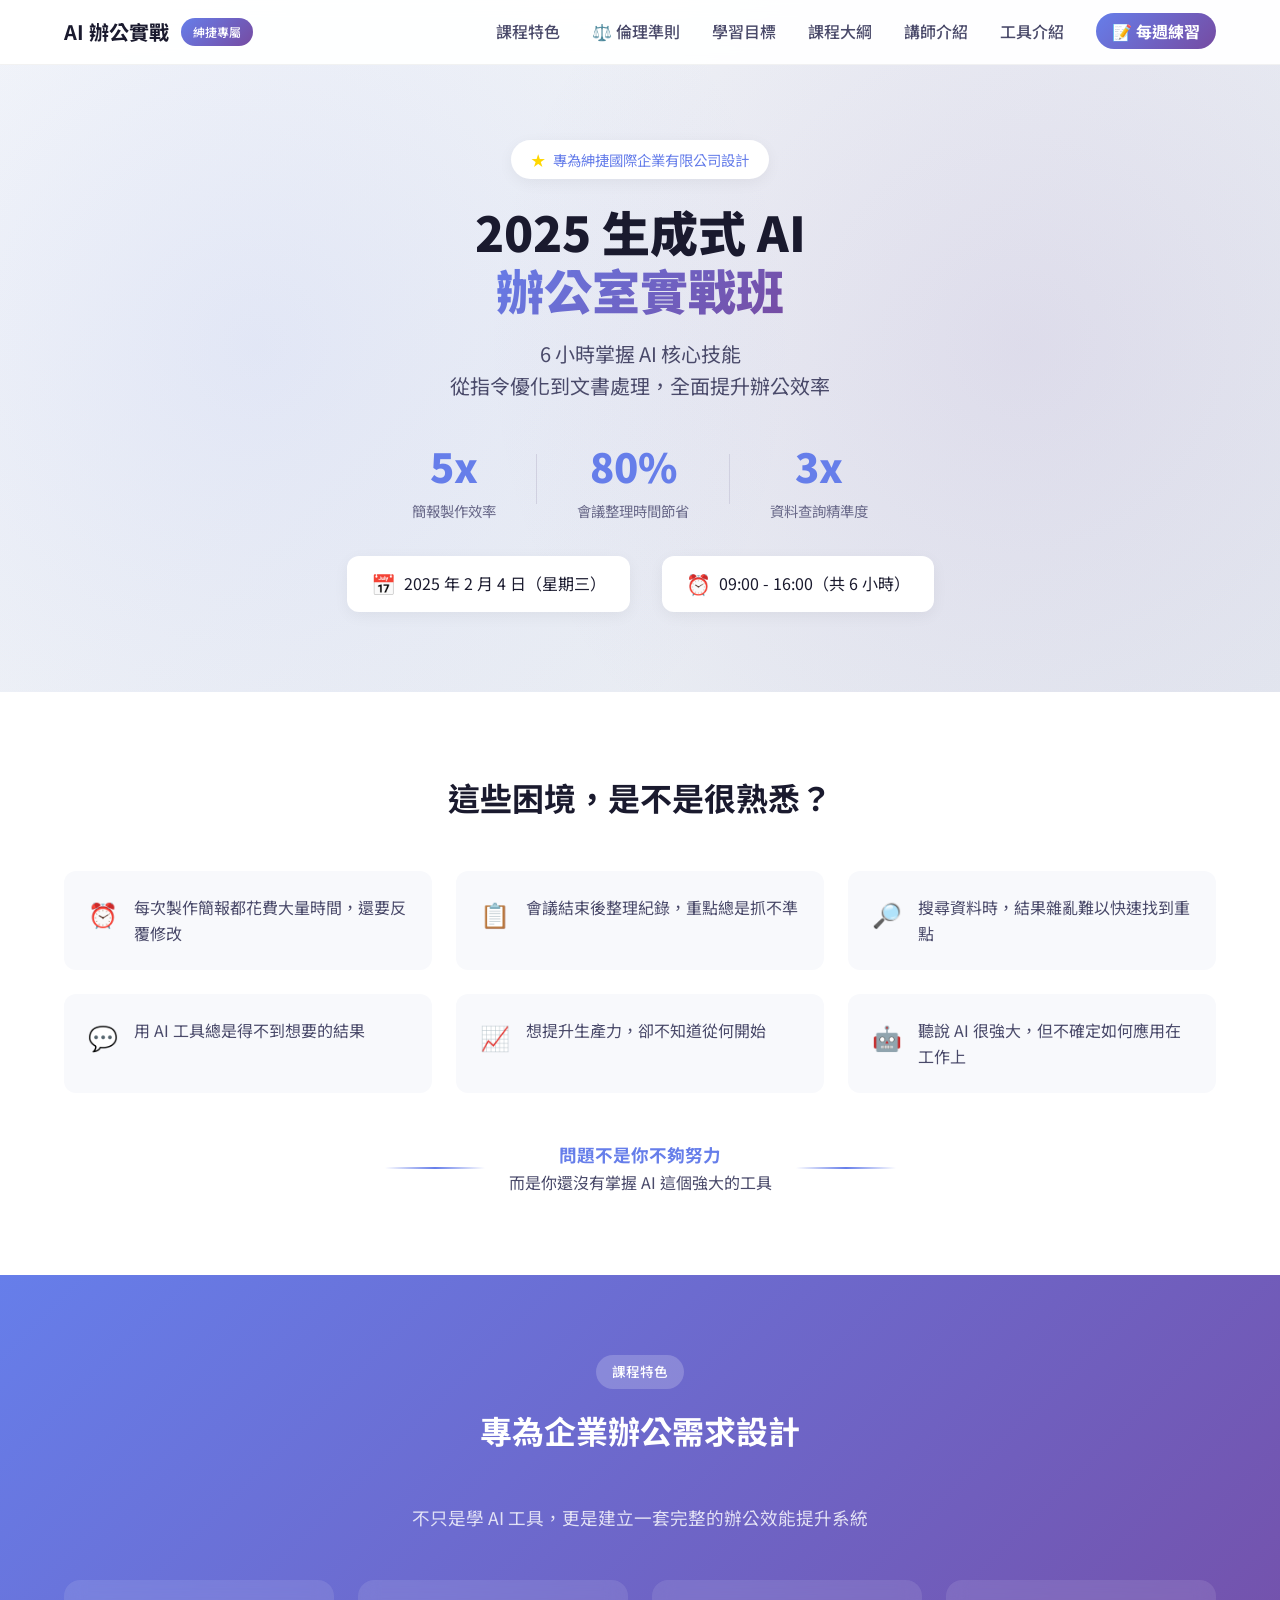
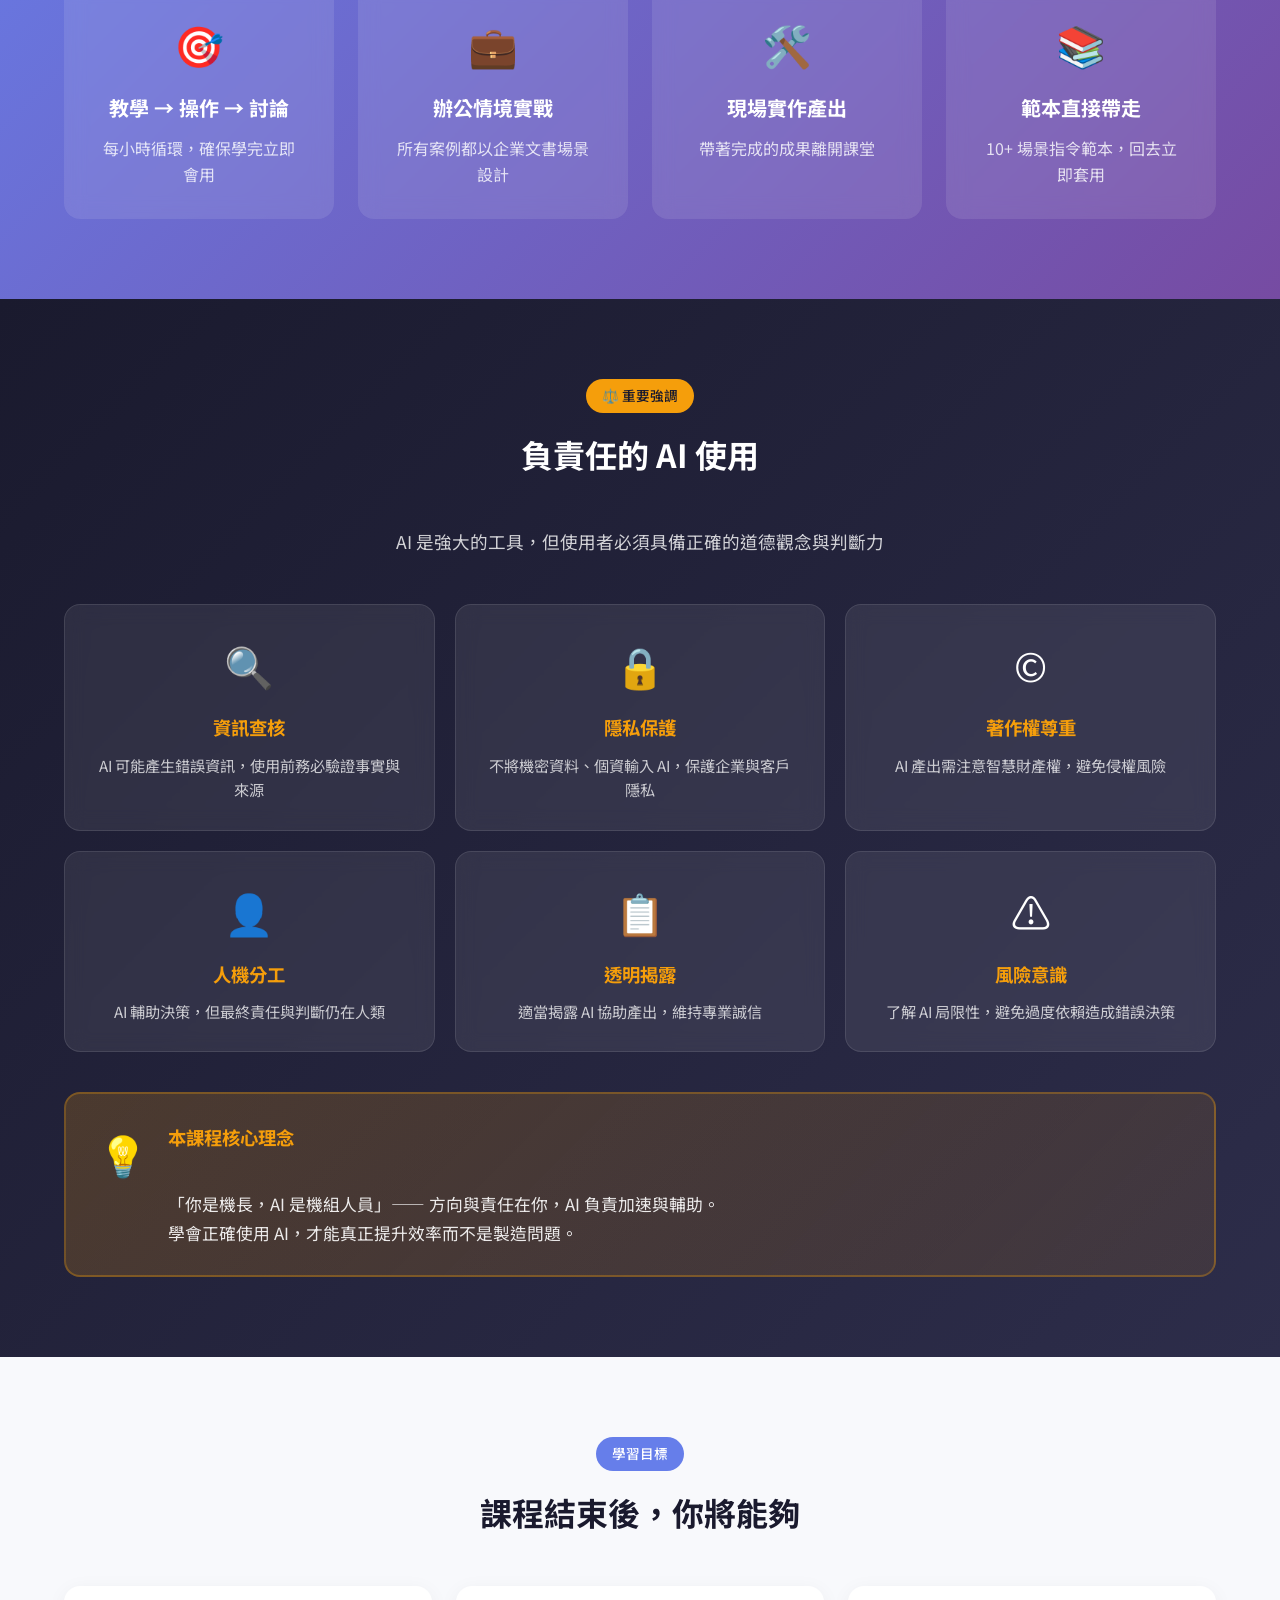
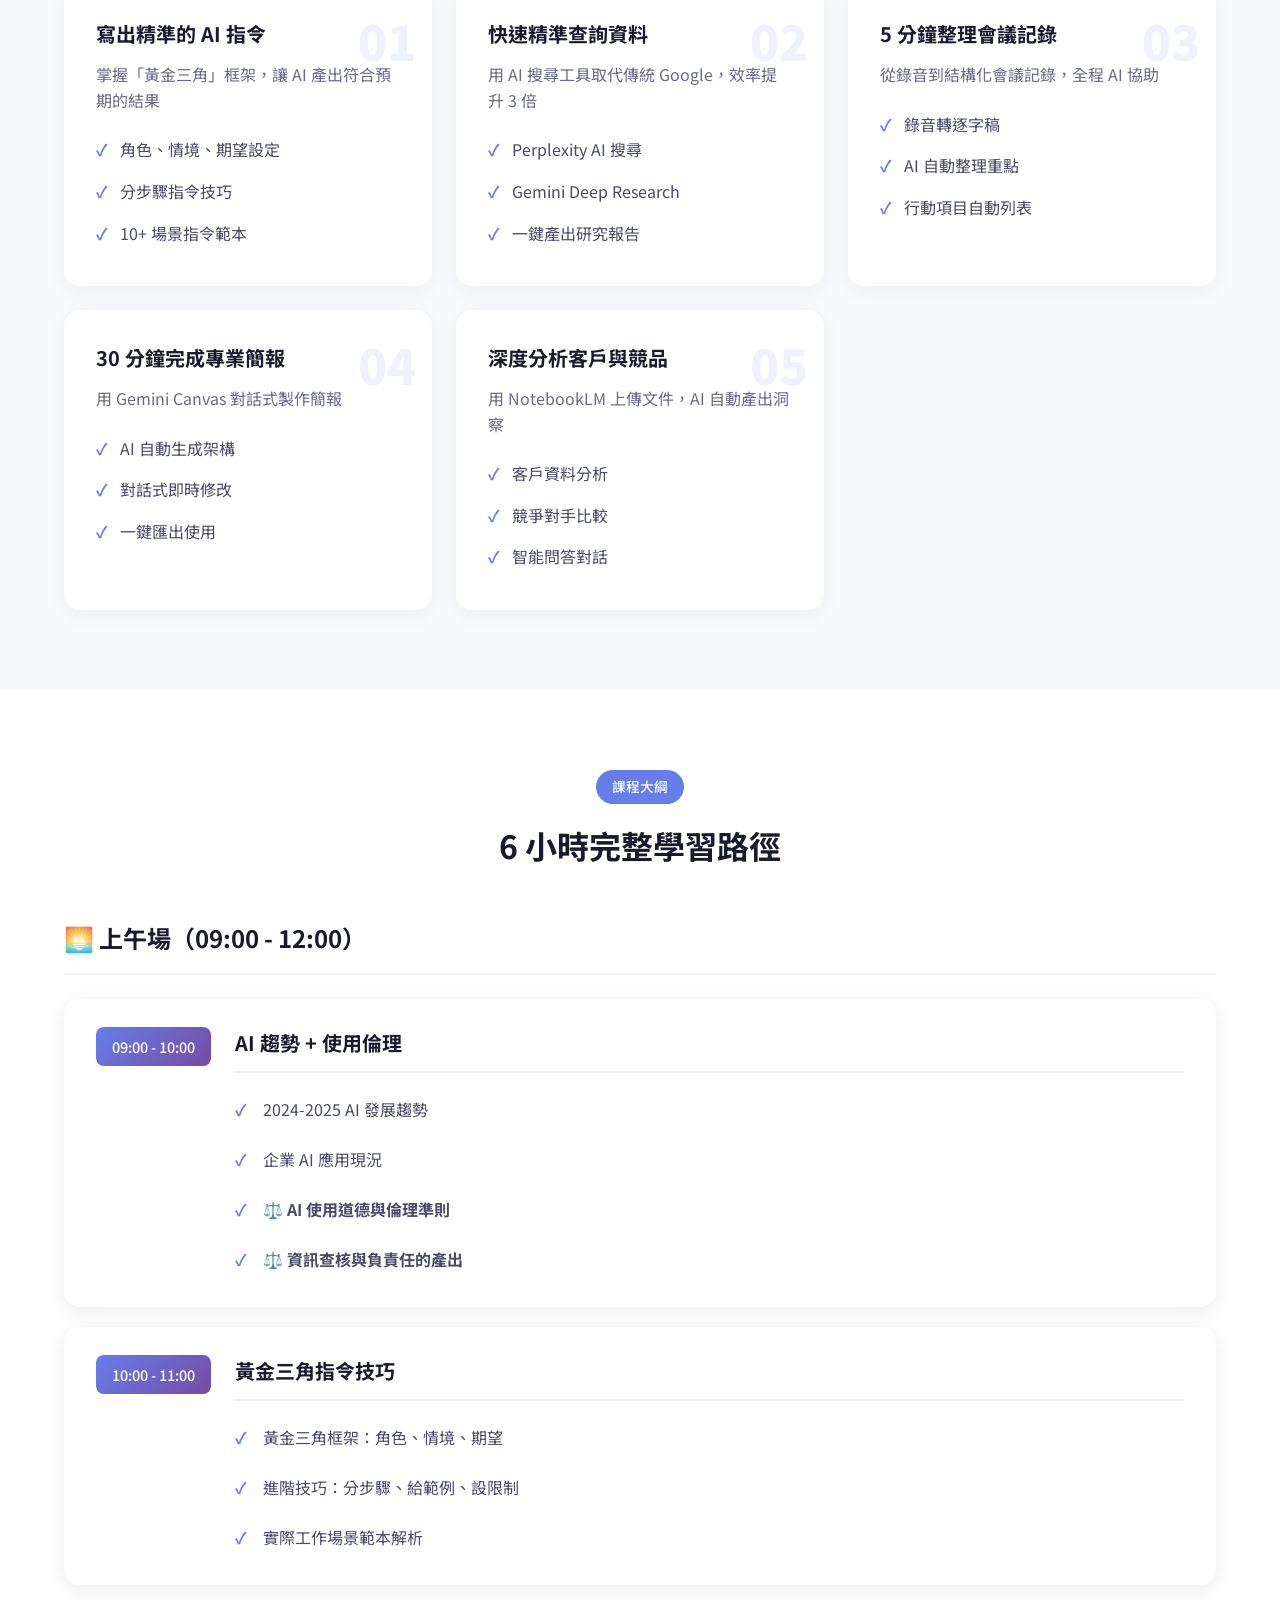
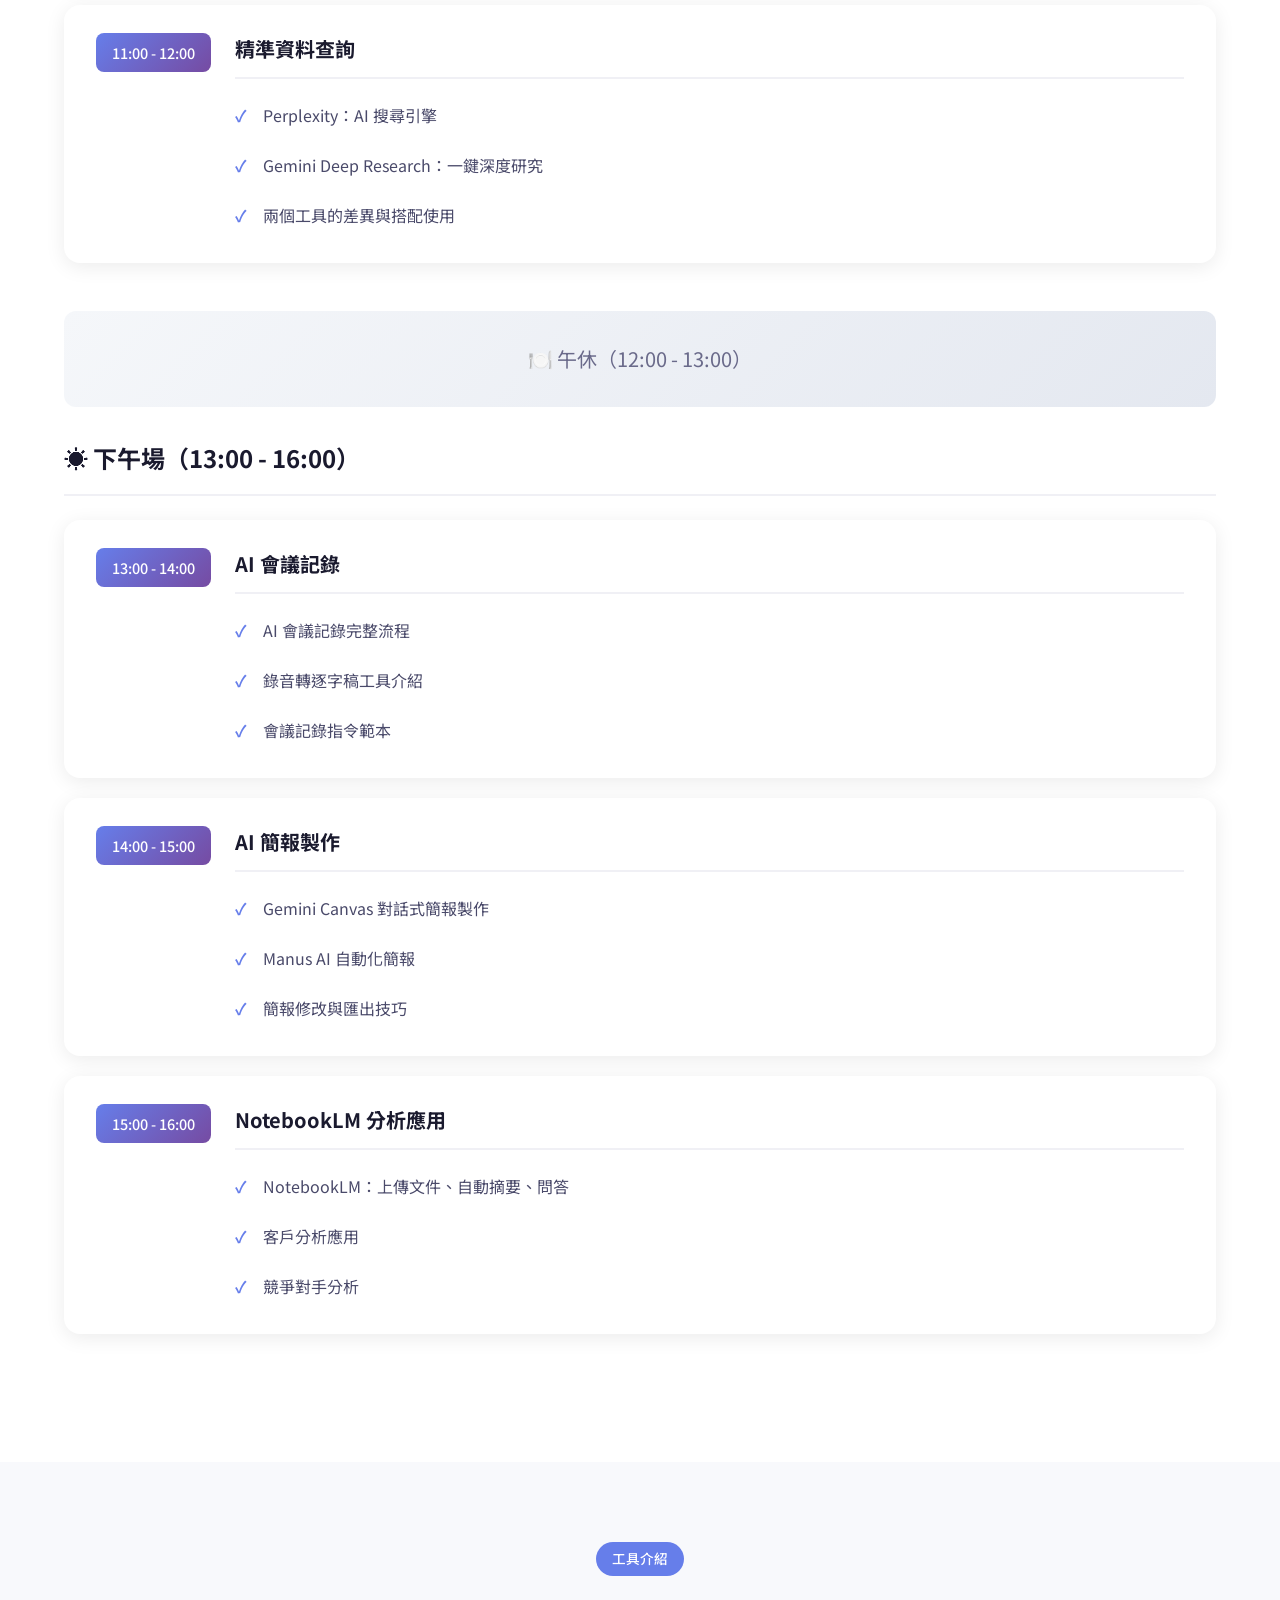
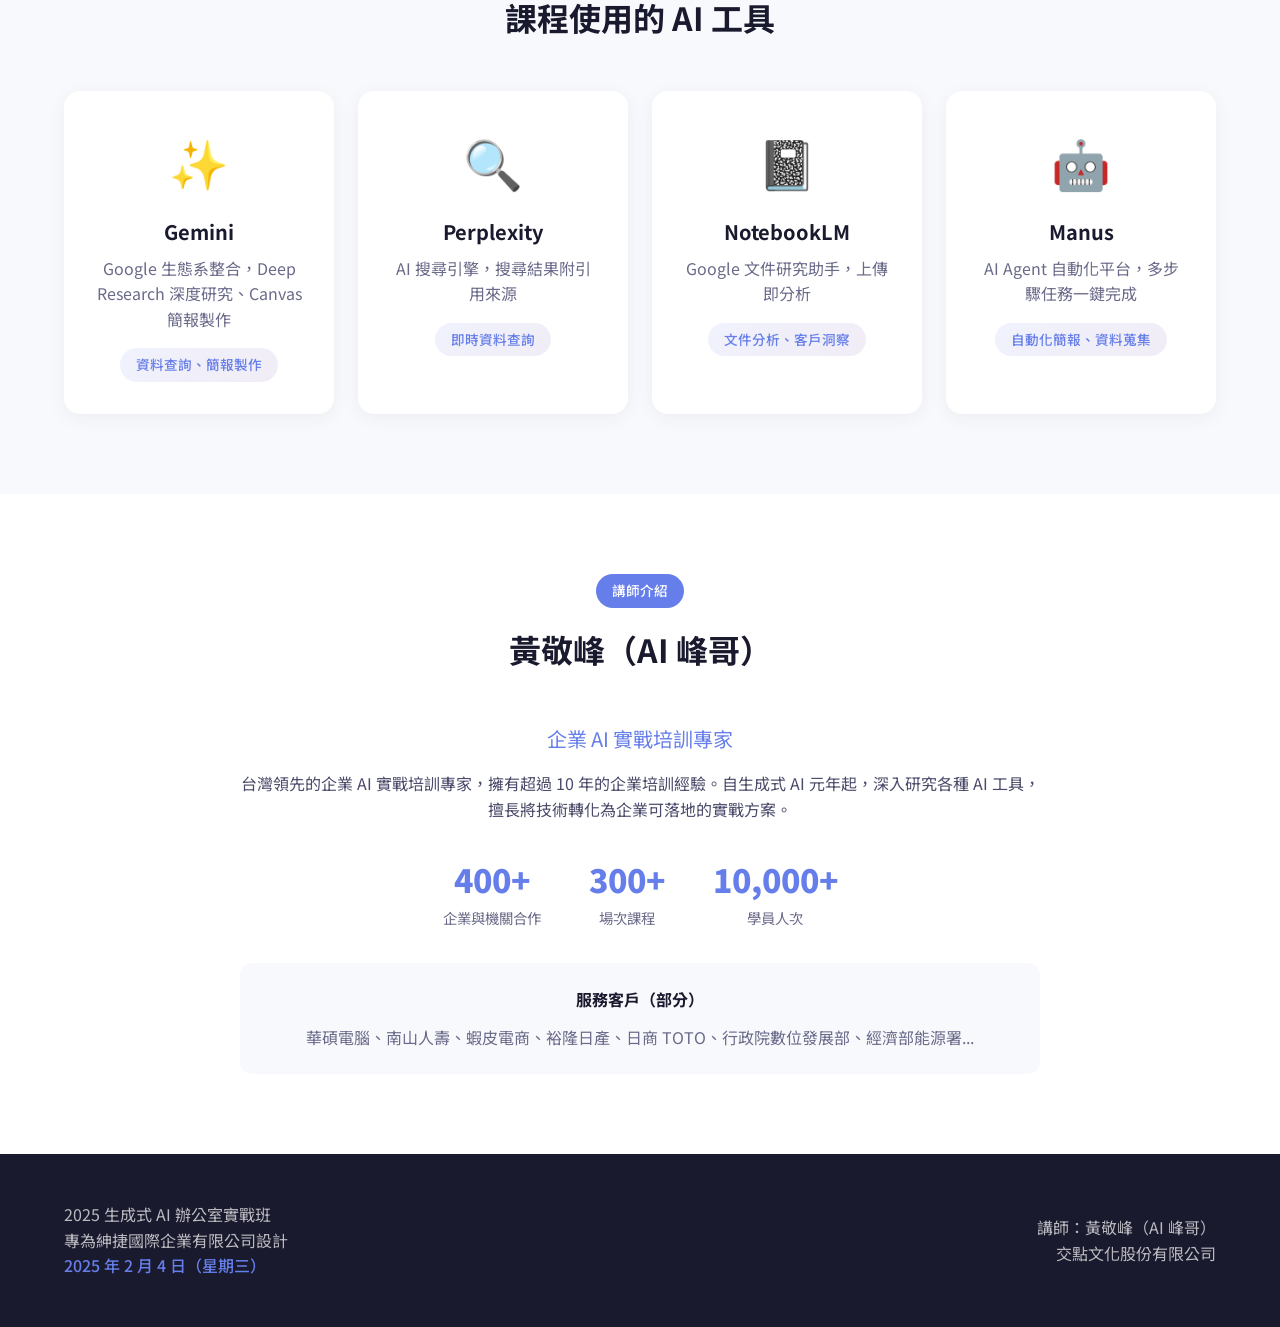
<file: index.html>
<!DOCTYPE html>
<html lang="zh-TW">
<head>
    <meta charset="UTF-8">
    <meta name="viewport" content="width=device-width, initial-scale=1.0">
    <title>2025 生成式 AI 辦公室實戰班 | 紳捷國際企業有限公司</title>
    <link rel="stylesheet" href="css/style.css">
    <link rel="preconnect" href="https://fonts.googleapis.com">
    <link rel="preconnect" href="https://fonts.gstatic.com" crossorigin>
    <link href="https://fonts.googleapis.com/css2?family=Noto+Sans+TC:wght@300;400;500;700;900&display=swap" rel="stylesheet">
</head>
<body>
    <!-- Navigation -->
    <nav class="navbar">
        <div class="nav-container">
            <div class="nav-logo">
                <span class="logo-text">AI 辦公實戰</span>
                <span class="logo-badge">紳捷專屬</span>
            </div>
            <ul class="nav-menu">
                <li><a href="#features">課程特色</a></li>
                <li><a href="#ethics">⚖️ 倫理準則</a></li>
                <li><a href="#objectives">學習目標</a></li>
                <li><a href="#curriculum">課程大綱</a></li>
                <li><a href="#instructor">講師介紹</a></li>
                <li><a href="#tools">工具介紹</a></li>
                <li><a href="homework.html" style="background: linear-gradient(135deg, #667eea, #764ba2); color: white; padding: 6px 16px; border-radius: 20px; font-weight: 700;">📝 每週練習</a></li>
            </ul>
            <div class="hamburger">
                <span></span>
                <span></span>
                <span></span>
            </div>
        </div>
    </nav>

    <!-- Hero Section -->
    <section class="hero">
        <div class="hero-bg-pattern"></div>
        <div class="hero-container">
            <div class="hero-badge">
                <span class="badge-icon">★</span>
                <span>專為紳捷國際企業有限公司設計</span>
            </div>
            <h1 class="hero-title">
                2025 生成式 AI<br>
                <span class="gradient-text">辦公室實戰班</span>
            </h1>
            <p class="hero-subtitle">
                6 小時掌握 AI 核心技能<br>
                從指令優化到文書處理，全面提升辦公效率
            </p>
            <div class="hero-stats">
                <div class="stat-item">
                    <span class="stat-number">5x</span>
                    <span class="stat-label">簡報製作效率</span>
                </div>
                <div class="stat-divider"></div>
                <div class="stat-item">
                    <span class="stat-number">80%</span>
                    <span class="stat-label">會議整理時間節省</span>
                </div>
                <div class="stat-divider"></div>
                <div class="stat-item">
                    <span class="stat-number">3x</span>
                    <span class="stat-label">資料查詢精準度</span>
                </div>
            </div>
            <div class="hero-info">
                <div class="info-item">
                    <span class="info-icon">📅</span>
                    <span>2025 年 2 月 4 日（星期三）</span>
                </div>
                <div class="info-item">
                    <span class="info-icon">⏰</span>
                    <span>09:00 - 16:00（共 6 小時）</span>
                </div>
            </div>
        </div>
        <div class="hero-visual">
            <div class="floating-card">
                <div class="card-icon">📝</div>
                <div class="card-text">精準指令技巧</div>
            </div>
            <div class="floating-card">
                <div class="card-icon">🔍</div>
                <div class="card-text">AI 資料查詢</div>
            </div>
            <div class="floating-card">
                <div class="card-icon">📊</div>
                <div class="card-text">智能簡報製作</div>
            </div>
        </div>
    </section>

    <!-- Pain Points Section -->
    <section class="pain-points">
        <div class="container">
            <h2 class="section-title">這些困境，是不是很熟悉？</h2>
            <div class="pain-grid">
                <div class="pain-item">
                    <div class="pain-icon">⏰</div>
                    <p>每次製作簡報都花費大量時間，還要反覆修改</p>
                </div>
                <div class="pain-item">
                    <div class="pain-icon">📋</div>
                    <p>會議結束後整理紀錄，重點總是抓不準</p>
                </div>
                <div class="pain-item">
                    <div class="pain-icon">🔎</div>
                    <p>搜尋資料時，結果雜亂難以快速找到重點</p>
                </div>
                <div class="pain-item">
                    <div class="pain-icon">💬</div>
                    <p>用 AI 工具總是得不到想要的結果</p>
                </div>
                <div class="pain-item">
                    <div class="pain-icon">📈</div>
                    <p>想提升生產力，卻不知道從何開始</p>
                </div>
                <div class="pain-item">
                    <div class="pain-icon">🤖</div>
                    <p>聽說 AI 很強大，但不確定如何應用在工作上</p>
                </div>
            </div>
            <div class="solution-bridge">
                <div class="bridge-line"></div>
                <div class="bridge-text">
                    <span class="highlight">問題不是你不夠努力</span><br>
                    而是你還沒有掌握 AI 這個強大的工具
                </div>
                <div class="bridge-line"></div>
            </div>
        </div>
    </section>

    <!-- Features Section -->
    <section id="features" class="features">
        <div class="container">
            <div class="section-header">
                <span class="section-tag">課程特色</span>
                <h2 class="section-title">專為企業辦公需求設計</h2>
                <p class="section-desc">不只是學 AI 工具，更是建立一套完整的辦公效能提升系統</p>
            </div>
            <div class="features-grid">
                <div class="feature-card">
                    <div class="feature-icon">🎯</div>
                    <h3>教學 → 操作 → 討論</h3>
                    <p>每小時循環，確保學完立即會用</p>
                </div>
                <div class="feature-card">
                    <div class="feature-icon">💼</div>
                    <h3>辦公情境實戰</h3>
                    <p>所有案例都以企業文書場景設計</p>
                </div>
                <div class="feature-card">
                    <div class="feature-icon">🛠️</div>
                    <h3>現場實作產出</h3>
                    <p>帶著完成的成果離開課堂</p>
                </div>
                <div class="feature-card">
                    <div class="feature-icon">📚</div>
                    <h3>範本直接帶走</h3>
                    <p>10+ 場景指令範本，回去立即套用</p>
                </div>
            </div>
        </div>
    </section>

    <!-- Ethics Section -->
    <section id="ethics" class="ethics">
        <div class="container">
            <div class="section-header">
                <span class="section-tag">⚖️ 重要強調</span>
                <h2 class="section-title">負責任的 AI 使用</h2>
                <p class="section-desc">AI 是強大的工具，但使用者必須具備正確的道德觀念與判斷力</p>
            </div>
            <div class="ethics-grid">
                <div class="ethics-card">
                    <div class="ethics-icon">🔍</div>
                    <h3>資訊查核</h3>
                    <p>AI 可能產生錯誤資訊，使用前務必驗證事實與來源</p>
                </div>
                <div class="ethics-card">
                    <div class="ethics-icon">🔒</div>
                    <h3>隱私保護</h3>
                    <p>不將機密資料、個資輸入 AI，保護企業與客戶隱私</p>
                </div>
                <div class="ethics-card">
                    <div class="ethics-icon">©️</div>
                    <h3>著作權尊重</h3>
                    <p>AI 產出需注意智慧財產權，避免侵權風險</p>
                </div>
                <div class="ethics-card">
                    <div class="ethics-icon">👤</div>
                    <h3>人機分工</h3>
                    <p>AI 輔助決策，但最終責任與判斷仍在人類</p>
                </div>
                <div class="ethics-card">
                    <div class="ethics-icon">📋</div>
                    <h3>透明揭露</h3>
                    <p>適當揭露 AI 協助產出，維持專業誠信</p>
                </div>
                <div class="ethics-card">
                    <div class="ethics-icon">⚠️</div>
                    <h3>風險意識</h3>
                    <p>了解 AI 局限性，避免過度依賴造成錯誤決策</p>
                </div>
            </div>
            <div class="ethics-highlight">
                <div class="highlight-icon">💡</div>
                <div class="highlight-text">
                    <strong>本課程核心理念</strong><br>
                    「你是機長，AI 是機組人員」—— 方向與責任在你，AI 負責加速與輔助。<br>
                    學會正確使用 AI，才能真正提升效率而不是製造問題。
                </div>
            </div>
        </div>
    </section>

    <!-- Objectives Section -->
    <section id="objectives" class="objectives">
        <div class="container">
            <div class="section-header">
                <span class="section-tag">學習目標</span>
                <h2 class="section-title">課程結束後，你將能夠</h2>
            </div>
            <div class="objectives-grid">
                <div class="objective-card">
                    <div class="objective-number">01</div>
                    <div class="objective-content">
                        <h3>寫出精準的 AI 指令</h3>
                        <p>掌握「黃金三角」框架，讓 AI 產出符合預期的結果</p>
                        <ul class="objective-list">
                            <li>角色、情境、期望設定</li>
                            <li>分步驟指令技巧</li>
                            <li>10+ 場景指令範本</li>
                        </ul>
                    </div>
                </div>
                <div class="objective-card">
                    <div class="objective-number">02</div>
                    <div class="objective-content">
                        <h3>快速精準查詢資料</h3>
                        <p>用 AI 搜尋工具取代傳統 Google，效率提升 3 倍</p>
                        <ul class="objective-list">
                            <li>Perplexity AI 搜尋</li>
                            <li>Gemini Deep Research</li>
                            <li>一鍵產出研究報告</li>
                        </ul>
                    </div>
                </div>
                <div class="objective-card">
                    <div class="objective-number">03</div>
                    <div class="objective-content">
                        <h3>5 分鐘整理會議記錄</h3>
                        <p>從錄音到結構化會議記錄，全程 AI 協助</p>
                        <ul class="objective-list">
                            <li>錄音轉逐字稿</li>
                            <li>AI 自動整理重點</li>
                            <li>行動項目自動列表</li>
                        </ul>
                    </div>
                </div>
                <div class="objective-card">
                    <div class="objective-number">04</div>
                    <div class="objective-content">
                        <h3>30 分鐘完成專業簡報</h3>
                        <p>用 Gemini Canvas 對話式製作簡報</p>
                        <ul class="objective-list">
                            <li>AI 自動生成架構</li>
                            <li>對話式即時修改</li>
                            <li>一鍵匯出使用</li>
                        </ul>
                    </div>
                </div>
                <div class="objective-card">
                    <div class="objective-number">05</div>
                    <div class="objective-content">
                        <h3>深度分析客戶與競品</h3>
                        <p>用 NotebookLM 上傳文件，AI 自動產出洞察</p>
                        <ul class="objective-list">
                            <li>客戶資料分析</li>
                            <li>競爭對手比較</li>
                            <li>智能問答對話</li>
                        </ul>
                    </div>
                </div>
            </div>
        </div>
    </section>

    <!-- Curriculum Section -->
    <section id="curriculum" class="curriculum">
        <div class="container">
            <div class="section-header">
                <span class="section-tag">課程大綱</span>
                <h2 class="section-title">6 小時完整學習路徑</h2>
            </div>

            <div class="schedule-section">
                <h3 class="schedule-title">🌅 上午場（09:00 - 12:00）</h3>

                <div class="curriculum-card-simple">
                    <span class="time-badge">09:00 - 10:00</span>
                    <div class="card-main">
                        <h4>AI 趨勢 + 使用倫理</h4>
                        <ul>
                            <li>2024-2025 AI 發展趨勢</li>
                            <li>企業 AI 應用現況</li>
                            <li>⚖️ <strong>AI 使用道德與倫理準則</strong></li>
                            <li>⚖️ <strong>資訊查核與負責任的產出</strong></li>
                        </ul>
                    </div>
                </div>

                <div class="curriculum-card-simple">
                    <span class="time-badge">10:00 - 11:00</span>
                    <div class="card-main">
                        <h4>黃金三角指令技巧</h4>
                        <ul>
                            <li>黃金三角框架：角色、情境、期望</li>
                            <li>進階技巧：分步驟、給範例、設限制</li>
                            <li>實際工作場景範本解析</li>
                        </ul>
                    </div>
                </div>

                <div class="curriculum-card-simple">
                    <span class="time-badge">11:00 - 12:00</span>
                    <div class="card-main">
                        <h4>精準資料查詢</h4>
                        <ul>
                            <li>Perplexity：AI 搜尋引擎</li>
                            <li>Gemini Deep Research：一鍵深度研究</li>
                            <li>兩個工具的差異與搭配使用</li>
                        </ul>
                    </div>
                </div>
            </div>

            <div class="lunch-break">
                <span>🍽️ 午休（12:00 - 13:00）</span>
            </div>

            <div class="schedule-section">
                <h3 class="schedule-title">☀️ 下午場（13:00 - 16:00）</h3>

                <div class="curriculum-card-simple">
                    <span class="time-badge">13:00 - 14:00</span>
                    <div class="card-main">
                        <h4>AI 會議記錄</h4>
                        <ul>
                            <li>AI 會議記錄完整流程</li>
                            <li>錄音轉逐字稿工具介紹</li>
                            <li>會議記錄指令範本</li>
                        </ul>
                    </div>
                </div>

                <div class="curriculum-card-simple">
                    <span class="time-badge">14:00 - 15:00</span>
                    <div class="card-main">
                        <h4>AI 簡報製作</h4>
                        <ul>
                            <li>Gemini Canvas 對話式簡報製作</li>
                            <li>Manus AI 自動化簡報</li>
                            <li>簡報修改與匯出技巧</li>
                        </ul>
                    </div>
                </div>

                <div class="curriculum-card-simple">
                    <span class="time-badge">15:00 - 16:00</span>
                    <div class="card-main">
                        <h4>NotebookLM 分析應用</h4>
                        <ul>
                            <li>NotebookLM：上傳文件、自動摘要、問答</li>
                            <li>客戶分析應用</li>
                            <li>競爭對手分析</li>
                        </ul>
                    </div>
                </div>
            </div>
        </div>
    </section>

    <!-- Tools Section -->
    <section id="tools" class="tools">
        <div class="container">
            <div class="section-header">
                <span class="section-tag">工具介紹</span>
                <h2 class="section-title">課程使用的 AI 工具</h2>
            </div>
            <div class="tools-grid">
                <div class="tool-card">
                    <div class="tool-logo">✨</div>
                    <h3>Gemini</h3>
                    <p>Google 生態系整合，Deep Research 深度研究、Canvas 簡報製作</p>
                    <span class="tool-use">資料查詢、簡報製作</span>
                </div>
                <div class="tool-card">
                    <div class="tool-logo">🔍</div>
                    <h3>Perplexity</h3>
                    <p>AI 搜尋引擎，搜尋結果附引用來源</p>
                    <span class="tool-use">即時資料查詢</span>
                </div>
                <div class="tool-card">
                    <div class="tool-logo">📓</div>
                    <h3>NotebookLM</h3>
                    <p>Google 文件研究助手，上傳即分析</p>
                    <span class="tool-use">文件分析、客戶洞察</span>
                </div>
                <div class="tool-card">
                    <div class="tool-logo">🤖</div>
                    <h3>Manus</h3>
                    <p>AI Agent 自動化平台，多步驟任務一鍵完成</p>
                    <span class="tool-use">自動化簡報、資料蒐集</span>
                </div>
            </div>
        </div>
    </section>

    <!-- Instructor Section -->
    <section id="instructor" class="instructor">
        <div class="container">
            <div class="section-header">
                <span class="section-tag">講師介紹</span>
                <h2 class="section-title">黃敬峰（AI 峰哥）</h2>
            </div>
            <div class="instructor-content">
                <div class="instructor-info">
                    <p class="instructor-title">企業 AI 實戰培訓專家</p>
                    <p class="instructor-bio">
                        台灣領先的企業 AI 實戰培訓專家，擁有超過 10 年的企業培訓經驗。自生成式 AI 元年起，深入研究各種 AI 工具，擅長將技術轉化為企業可落地的實戰方案。
                    </p>
                    <div class="instructor-stats">
                        <div class="stat">
                            <span class="stat-number">400+</span>
                            <span class="stat-label">企業與機關合作</span>
                        </div>
                        <div class="stat">
                            <span class="stat-number">300+</span>
                            <span class="stat-label">場次課程</span>
                        </div>
                        <div class="stat">
                            <span class="stat-number">10,000+</span>
                            <span class="stat-label">學員人次</span>
                        </div>
                    </div>
                    <div class="instructor-clients">
                        <h4>服務客戶（部分）</h4>
                        <p>華碩電腦、南山人壽、蝦皮電商、裕隆日產、日商 TOTO、行政院數位發展部、經濟部能源署...</p>
                    </div>
                </div>
            </div>
        </div>
    </section>

    <!-- Footer -->
    <footer class="footer">
        <div class="container">
            <div class="footer-content">
                <p>2025 生成式 AI 辦公室實戰班</p>
                <p>專為紳捷國際企業有限公司設計</p>
                <p class="footer-date">2025 年 2 月 4 日（星期三）</p>
            </div>
            <div class="footer-instructor">
                <p>講師：黃敬峰（AI 峰哥）</p>
                <p>交點文化股份有限公司</p>
            </div>
        </div>
    </footer>

    <script src="js/main.js"></script>
</body>
</html>
</file>
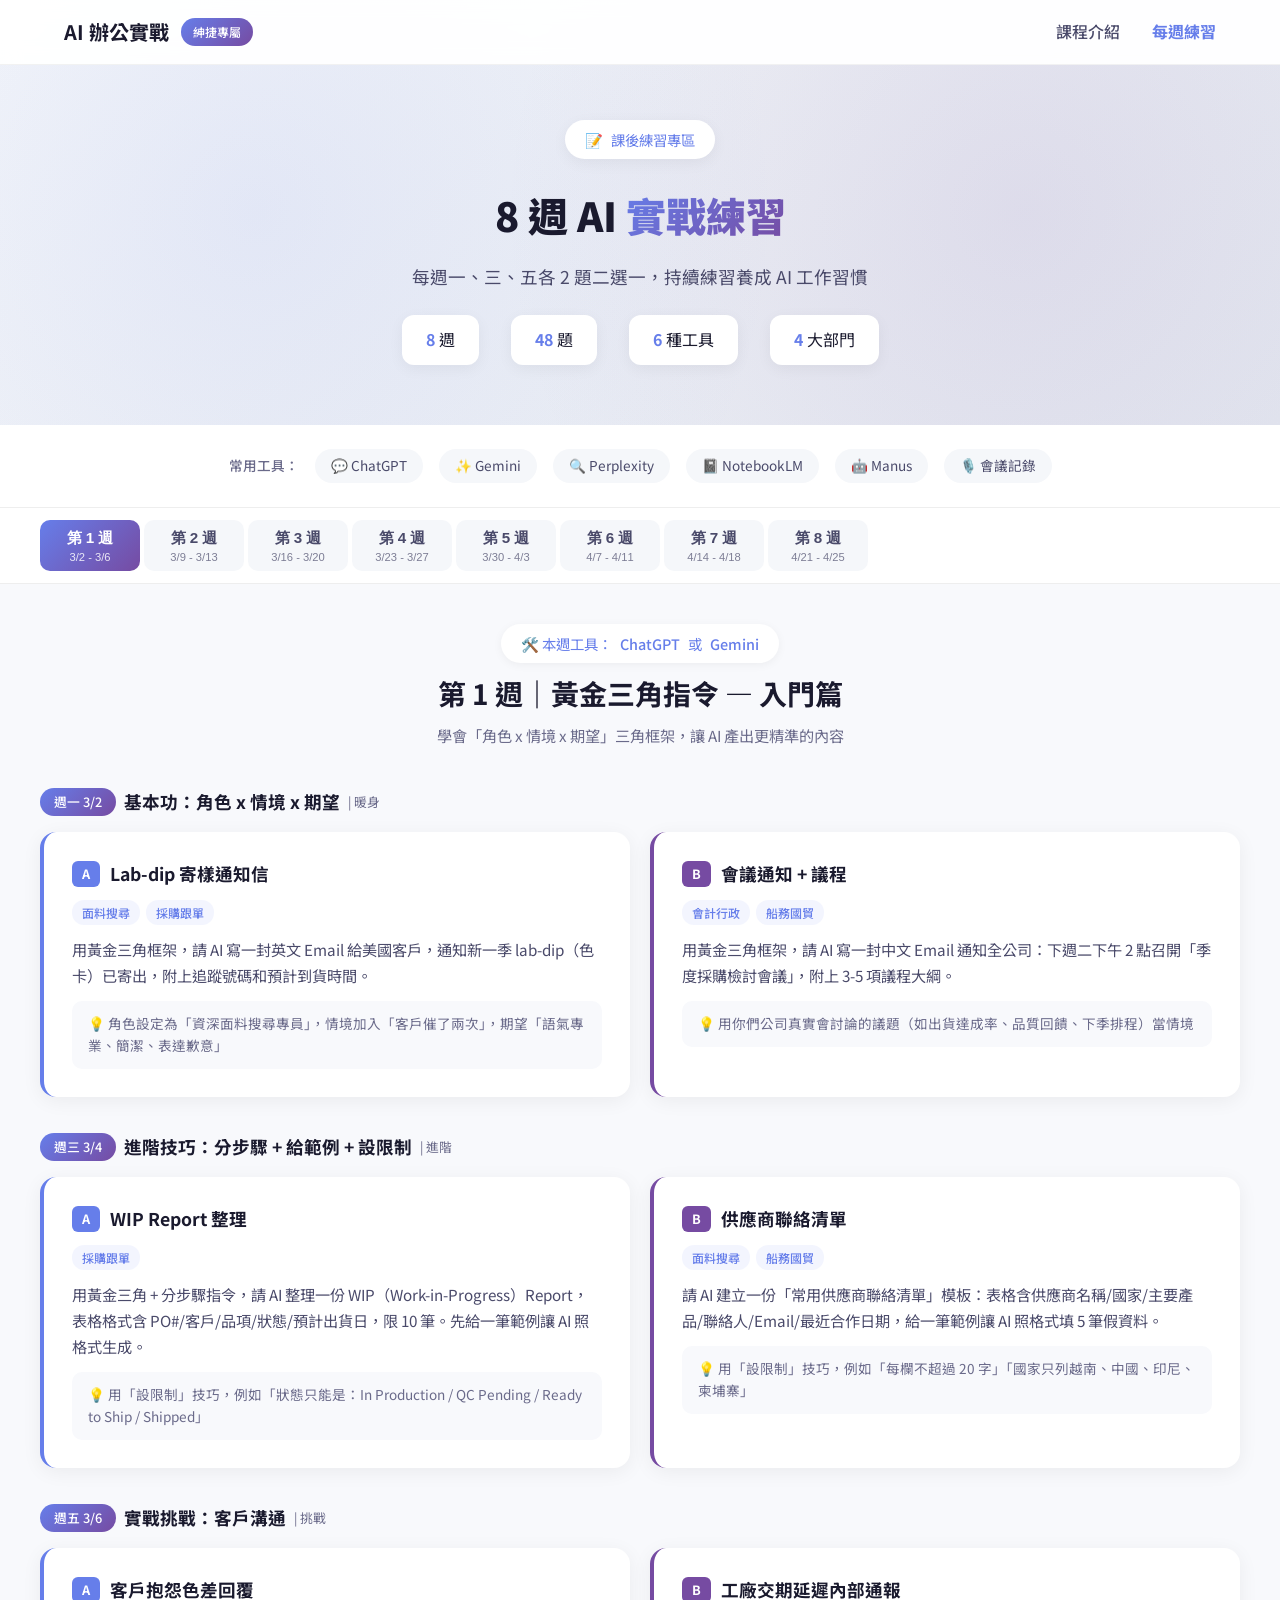
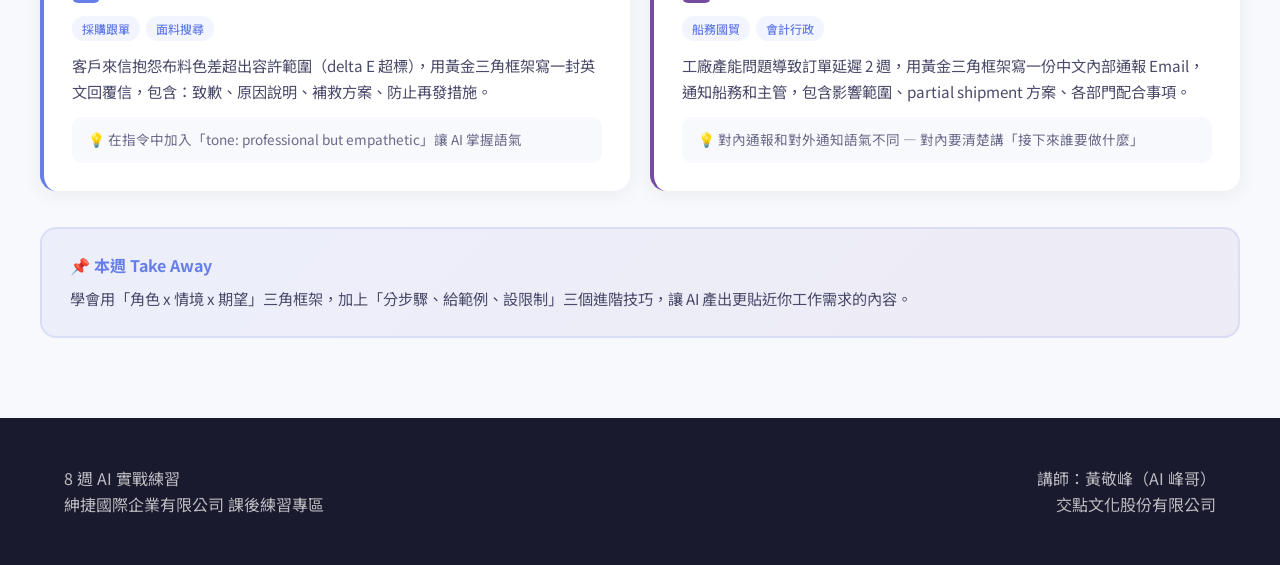
<file: homework.html>
<!DOCTYPE html>
<html lang="zh-TW">
<head>
    <meta charset="UTF-8">
    <meta name="viewport" content="width=device-width, initial-scale=1.0">
    <title>8 週 AI 實戰練習 | 紳捷國際</title>
    <link rel="stylesheet" href="css/style.css">
    <link rel="preconnect" href="https://fonts.googleapis.com">
    <link rel="preconnect" href="https://fonts.gstatic.com" crossorigin>
    <link href="https://fonts.googleapis.com/css2?family=Noto+Sans+TC:wght@300;400;500;700;900&display=swap" rel="stylesheet">
    <style>
        /* Homework Page Specific Styles */
        .hw-hero {
            padding: 120px 24px 60px;
            background: linear-gradient(135deg, #f5f7fa 0%, #e4e8f0 100%);
            text-align: center;
            position: relative;
            overflow: hidden;
        }
        .hw-hero::before {
            content: '';
            position: absolute;
            top: 0; left: 0; right: 0; bottom: 0;
            background-image: radial-gradient(circle at 20% 50%, rgba(102,126,234,0.1) 0%, transparent 50%),
                              radial-gradient(circle at 80% 50%, rgba(118,75,162,0.1) 0%, transparent 50%);
        }
        .hw-hero .container { position: relative; z-index: 1; }
        .hw-hero h1 { font-size: 2.5rem; font-weight: 900; margin-bottom: 16px; }
        .hw-hero .subtitle { color: #4a4a6a; font-size: 1.1rem; margin-bottom: 24px; }
        .hw-hero .hw-stats {
            display: flex; justify-content: center; gap: 32px; flex-wrap: wrap;
        }
        .hw-hero .hw-stat {
            background: white; padding: 12px 24px; border-radius: 12px;
            box-shadow: 0 4px 15px rgba(0,0,0,0.05);
        }
        .hw-hero .hw-stat strong { color: #667eea; }

        /* Week Tabs */
        .week-tabs-section { padding: 0 24px; background: #fff; position: sticky; top: 60px; z-index: 100; border-bottom: 1px solid #eee; }
        .week-tabs {
            max-width: 1200px; margin: 0 auto;
            display: flex; gap: 4px; overflow-x: auto; padding: 12px 0;
            -webkit-overflow-scrolling: touch;
        }
        .week-tabs::-webkit-scrollbar { height: 0; }
        .week-tab {
            padding: 8px 16px; border-radius: 10px; cursor: pointer;
            font-weight: 500; white-space: nowrap;
            background: #f5f7fa; color: #4a4a6a; border: none;
            transition: all 0.3s;
            display: flex; flex-direction: column; align-items: center; gap: 2px;
            min-width: 100px;
        }
        .week-tab .tab-week { font-size: 0.95rem; font-weight: 700; }
        .week-tab .tab-date { font-size: 0.7rem; opacity: 0.7; }
        .week-tab:hover { background: #e8ecf5; }
        .week-tab.active {
            background: linear-gradient(135deg, #667eea 0%, #764ba2 100%);
            color: white;
        }
        .week-tab.active .tab-date { opacity: 0.85; }

        /* Week Content */
        .week-content { padding: 40px 24px 80px; background: #f8f9fc; min-height: 60vh; }
        .week-panel { display: none; max-width: 1200px; margin: 0 auto; }
        .week-panel.active { display: block; }

        .week-header {
            text-align: center; margin-bottom: 40px;
        }
        .week-header h2 { font-size: 1.75rem; font-weight: 700; margin-bottom: 8px; }
        .week-header .week-tool {
            display: inline-flex; align-items: center; gap: 8px;
            background: white; padding: 8px 20px; border-radius: 30px;
            font-size: 0.9rem; color: #667eea; box-shadow: 0 2px 10px rgba(0,0,0,0.05);
            margin-bottom: 8px;
        }
        .week-header .week-tool a {
            color: #667eea; text-decoration: none; font-weight: 500;
        }
        .week-header .week-tool a:hover { text-decoration: underline; }
        .week-header .week-focus { color: #6a6a8a; font-size: 0.95rem; }

        /* Day Section */
        .day-section { margin-bottom: 36px; }
        .day-label {
            display: inline-flex; align-items: center; gap: 8px;
            font-size: 1.1rem; font-weight: 700; color: #1a1a2e; margin-bottom: 16px;
        }
        .day-badge {
            background: linear-gradient(135deg, #667eea 0%, #764ba2 100%);
            color: white; padding: 4px 14px; border-radius: 20px; font-size: 0.8rem; font-weight: 500;
        }
        .day-difficulty { font-size: 0.8rem; color: #6a6a8a; font-weight: 400; }

        /* Homework Cards */
        .hw-cards { display: grid; grid-template-columns: repeat(auto-fit, minmax(340px, 1fr)); gap: 20px; }
        .hw-card {
            background: white; border-radius: 16px; padding: 28px;
            box-shadow: 0 4px 20px rgba(0,0,0,0.06);
            border-left: 4px solid #667eea;
            transition: transform 0.3s, box-shadow 0.3s;
            position: relative;
        }
        .hw-card:hover {
            transform: translateY(-4px);
            box-shadow: 0 8px 30px rgba(0,0,0,0.1);
        }
        .hw-card.option-b { border-left-color: #764ba2; }

        .hw-card-header {
            display: flex; align-items: center; gap: 10px; margin-bottom: 12px; flex-wrap: wrap;
        }
        .option-badge {
            font-size: 0.8rem; font-weight: 700; color: white; padding: 3px 10px;
            border-radius: 6px; background: #667eea;
        }
        .option-b .option-badge { background: #764ba2; }
        .hw-card h4 { font-size: 1.1rem; font-weight: 700; color: #1a1a2e; flex: 1; }

        .dept-tags { display: flex; gap: 6px; margin-bottom: 12px; flex-wrap: wrap; }
        .dept-tag {
            font-size: 0.75rem; padding: 3px 10px; border-radius: 12px;
            background: rgba(102,126,234,0.08); color: #667eea; font-weight: 500;
        }

        .hw-card .description { color: #4a4a6a; font-size: 0.95rem; line-height: 1.7; margin-bottom: 12px; }
        .hw-card .hint {
            background: #f8f9fc; padding: 12px 16px; border-radius: 10px;
            font-size: 0.85rem; color: #6a6a8a; line-height: 1.6;
        }
        .hw-card .hint::before { content: '💡 '; }

        /* Take Away */
        .takeaway-box {
            background: linear-gradient(135deg, rgba(102,126,234,0.08) 0%, rgba(118,75,162,0.08) 100%);
            border: 2px solid rgba(102,126,234,0.15);
            padding: 24px 28px; border-radius: 16px; margin-top: 36px;
        }
        .takeaway-box h4 { color: #667eea; font-size: 1rem; margin-bottom: 8px; }
        .takeaway-box p { color: #4a4a6a; font-size: 0.95rem; line-height: 1.7; }

        /* Milestone */
        .milestone {
            background: linear-gradient(135deg, #667eea 0%, #764ba2 100%);
            color: white; padding: 32px; border-radius: 16px; margin-top: 36px; text-align: center;
        }
        .milestone h4 { font-size: 1.25rem; margin-bottom: 12px; }
        .milestone p { color: rgba(255,255,255,0.85); line-height: 1.7; }

        /* Safety Notice */
        .safety-notice {
            background: linear-gradient(135deg, rgba(245,158,11,0.08) 0%, rgba(245,158,11,0.04) 100%);
            border: 2px solid rgba(245,158,11,0.2);
            padding: 20px 24px; border-radius: 12px; margin-bottom: 32px;
        }
        .safety-notice h4 { color: #d97706; font-size: 0.95rem; margin-bottom: 8px; }
        .safety-notice ul { list-style: none; }
        .safety-notice ul li { padding: 4px 0 4px 20px; position: relative; color: #6a6a8a; font-size: 0.9rem; }
        .safety-notice ul li::before { content: "⚠"; position: absolute; left: 0; }

        /* Tools Quick Access */
        .tools-bar {
            padding: 24px; background: white; border-bottom: 1px solid #eee;
        }
        .tools-bar .container {
            display: flex; align-items: center; gap: 16px; flex-wrap: wrap; justify-content: center;
        }
        .tools-bar .label { font-size: 0.85rem; color: #6a6a8a; font-weight: 500; }
        .tool-link {
            display: inline-flex; align-items: center; gap: 6px;
            padding: 6px 16px; border-radius: 20px; font-size: 0.85rem;
            text-decoration: none; color: #4a4a6a; background: #f5f7fa;
            transition: all 0.2s;
        }
        .tool-link:hover { background: #667eea; color: white; }

        /* Footer override for homework */
        .hw-footer { margin-top: 0; }

        /* Responsive */
        @media (max-width: 768px) {
            .hw-hero h1 { font-size: 1.75rem; }
            .hw-cards { grid-template-columns: 1fr; }
            .week-tab { padding: 8px 14px; font-size: 0.8rem; }
        }
    </style>
</head>
<body>
    <!-- Navigation -->
    <nav class="navbar">
        <div class="nav-container">
            <div class="nav-logo">
                <span class="logo-text">AI 辦公實戰</span>
                <span class="logo-badge">紳捷專屬</span>
            </div>
            <ul class="nav-menu">
                <li><a href="index.html">課程介紹</a></li>
                <li><a href="homework.html" style="color: #667eea; font-weight: 700;">每週練習</a></li>
            </ul>
            <div class="hamburger">
                <span></span>
                <span></span>
                <span></span>
            </div>
        </div>
    </nav>

    <!-- Hero -->
    <section class="hw-hero">
        <div class="container">
            <div class="hero-badge">
                <span class="badge-icon">📝</span>
                <span>課後練習專區</span>
            </div>
            <h1>8 週 AI <span class="gradient-text">實戰練習</span></h1>
            <p class="subtitle">每週一、三、五各 2 題二選一，持續練習養成 AI 工作習慣</p>
            <div class="hw-stats">
                <div class="hw-stat"><strong>8</strong> 週</div>
                <div class="hw-stat"><strong>48</strong> 題</div>
                <div class="hw-stat"><strong>6</strong> 種工具</div>
                <div class="hw-stat"><strong>4</strong> 大部門</div>
            </div>
        </div>
    </section>

    <!-- Tools Quick Bar -->
    <div class="tools-bar">
        <div class="container">
            <span class="label">常用工具：</span>
            <a href="https://chatgpt.com" target="_blank" class="tool-link">💬 ChatGPT</a>
            <a href="https://gemini.google.com" target="_blank" class="tool-link">✨ Gemini</a>
            <a href="https://www.perplexity.ai" target="_blank" class="tool-link">🔍 Perplexity</a>
            <a href="https://notebooklm.google.com" target="_blank" class="tool-link">📓 NotebookLM</a>
            <a href="https://manus.im" target="_blank" class="tool-link">🤖 Manus</a>
            <a href="https://v2.chateverywhere.app/zh/meeting-transcription" target="_blank" class="tool-link">🎙️ 會議記錄</a>
        </div>
    </div>

    <!-- Week Tabs -->
    <div class="week-tabs-section">
        <div class="week-tabs">
            <button class="week-tab active" data-week="1"><span class="tab-week">第 1 週</span><span class="tab-date">3/2 - 3/6</span></button>
            <button class="week-tab" data-week="2"><span class="tab-week">第 2 週</span><span class="tab-date">3/9 - 3/13</span></button>
            <button class="week-tab" data-week="3"><span class="tab-week">第 3 週</span><span class="tab-date">3/16 - 3/20</span></button>
            <button class="week-tab" data-week="4"><span class="tab-week">第 4 週</span><span class="tab-date">3/23 - 3/27</span></button>
            <button class="week-tab" data-week="5"><span class="tab-week">第 5 週</span><span class="tab-date">3/30 - 4/3</span></button>
            <button class="week-tab" data-week="6"><span class="tab-week">第 6 週</span><span class="tab-date">4/7 - 4/11</span></button>
            <button class="week-tab" data-week="7"><span class="tab-week">第 7 週</span><span class="tab-date">4/14 - 4/18</span></button>
            <button class="week-tab" data-week="8"><span class="tab-week">第 8 週</span><span class="tab-date">4/21 - 4/25</span></button>
        </div>
    </div>

    <!-- Week Content -->
    <div class="week-content">

        <!-- ===== WEEK 1 ===== -->
        <div class="week-panel active" data-week="1">
            <div class="week-header">
                <div class="week-tool">🛠️ 本週工具：<a href="https://chatgpt.com" target="_blank">ChatGPT</a> 或 <a href="https://gemini.google.com" target="_blank">Gemini</a></div>
                <h2>第 1 週｜黃金三角指令 — 入門篇</h2>
                <p class="week-focus">學會「角色 x 情境 x 期望」三角框架，讓 AI 產出更精準的內容</p>
            </div>

            <div class="day-section">
                <div class="day-label"><span class="day-badge">週一 3/2</span> 基本功：角色 x 情境 x 期望 <span class="day-difficulty">| 暖身</span></div>
                <div class="hw-cards">
                    <div class="hw-card">
                        <div class="hw-card-header"><span class="option-badge">A</span><h4>Lab-dip 寄樣通知信</h4></div>
                        <div class="dept-tags"><span class="dept-tag">面料搜尋</span><span class="dept-tag">採購跟單</span></div>
                        <p class="description">用黃金三角框架，請 AI 寫一封英文 Email 給美國客戶，通知新一季 lab-dip（色卡）已寄出，附上追蹤號碼和預計到貨時間。</p>
                        <div class="hint">角色設定為「資深面料搜尋專員」，情境加入「客戶催了兩次」，期望「語氣專業、簡潔、表達歉意」</div>
                    </div>
                    <div class="hw-card option-b">
                        <div class="hw-card-header"><span class="option-badge">B</span><h4>會議通知 + 議程</h4></div>
                        <div class="dept-tags"><span class="dept-tag">會計行政</span><span class="dept-tag">船務國貿</span></div>
                        <p class="description">用黃金三角框架，請 AI 寫一封中文 Email 通知全公司：下週二下午 2 點召開「季度採購檢討會議」，附上 3-5 項議程大綱。</p>
                        <div class="hint">用你們公司真實會討論的議題（如出貨達成率、品質回饋、下季排程）當情境</div>
                    </div>
                </div>
            </div>

            <div class="day-section">
                <div class="day-label"><span class="day-badge">週三 3/4</span> 進階技巧：分步驟 + 給範例 + 設限制 <span class="day-difficulty">| 進階</span></div>
                <div class="hw-cards">
                    <div class="hw-card">
                        <div class="hw-card-header"><span class="option-badge">A</span><h4>WIP Report 整理</h4></div>
                        <div class="dept-tags"><span class="dept-tag">採購跟單</span></div>
                        <p class="description">用黃金三角 + 分步驟指令，請 AI 整理一份 WIP（Work-in-Progress）Report，表格格式含 PO#/客戶/品項/狀態/預計出貨日，限 10 筆。先給一筆範例讓 AI 照格式生成。</p>
                        <div class="hint">用「設限制」技巧，例如「狀態只能是：In Production / QC Pending / Ready to Ship / Shipped」</div>
                    </div>
                    <div class="hw-card option-b">
                        <div class="hw-card-header"><span class="option-badge">B</span><h4>供應商聯絡清單</h4></div>
                        <div class="dept-tags"><span class="dept-tag">面料搜尋</span><span class="dept-tag">船務國貿</span></div>
                        <p class="description">請 AI 建立一份「常用供應商聯絡清單」模板：表格含供應商名稱/國家/主要產品/聯絡人/Email/最近合作日期，給一筆範例讓 AI 照格式填 5 筆假資料。</p>
                        <div class="hint">用「設限制」技巧，例如「每欄不超過 20 字」「國家只列越南、中國、印尼、柬埔寨」</div>
                    </div>
                </div>
            </div>

            <div class="day-section">
                <div class="day-label"><span class="day-badge">週五 3/6</span> 實戰挑戰：客戶溝通 <span class="day-difficulty">| 挑戰</span></div>
                <div class="hw-cards">
                    <div class="hw-card">
                        <div class="hw-card-header"><span class="option-badge">A</span><h4>客戶抱怨色差回覆</h4></div>
                        <div class="dept-tags"><span class="dept-tag">採購跟單</span><span class="dept-tag">面料搜尋</span></div>
                        <p class="description">客戶來信抱怨布料色差超出容許範圍（delta E 超標），用黃金三角框架寫一封英文回覆信，包含：致歉、原因說明、補救方案、防止再發措施。</p>
                        <div class="hint">在指令中加入「tone: professional but empathetic」讓 AI 掌握語氣</div>
                    </div>
                    <div class="hw-card option-b">
                        <div class="hw-card-header"><span class="option-badge">B</span><h4>工廠交期延遲內部通報</h4></div>
                        <div class="dept-tags"><span class="dept-tag">船務國貿</span><span class="dept-tag">會計行政</span></div>
                        <p class="description">工廠產能問題導致訂單延遲 2 週，用黃金三角框架寫一份中文內部通報 Email，通知船務和主管，包含影響範圍、partial shipment 方案、各部門配合事項。</p>
                        <div class="hint">對內通報和對外通知語氣不同 — 對內要清楚講「接下來誰要做什麼」</div>
                    </div>
                </div>
            </div>

            <div class="takeaway-box">
                <h4>📌 本週 Take Away</h4>
                <p>學會用「角色 x 情境 x 期望」三角框架，加上「分步驟、給範例、設限制」三個進階技巧，讓 AI 產出更貼近你工作需求的內容。</p>
            </div>
        </div>

        <!-- ===== WEEK 2 ===== -->
        <div class="week-panel" data-week="2">
            <div class="week-header">
                <div class="week-tool">🛠️ 本週工具：<a href="https://chatgpt.com" target="_blank">ChatGPT</a> 或 <a href="https://gemini.google.com" target="_blank">Gemini</a></div>
                <h2>第 2 週｜黃金三角指令 — 工作場景進階</h2>
                <p class="week-focus">把黃金三角框架應用到更多真實場景，包含跨部門溝通和專業文件</p>
            </div>

            <div class="day-section">
                <div class="day-label"><span class="day-badge">週一 3/9</span> 跨部門溝通 <span class="day-difficulty">| 暖身</span></div>
                <div class="hw-cards">
                    <div class="hw-card">
                        <div class="hw-card-header"><span class="option-badge">A</span><h4>船務文件確認信</h4></div>
                        <div class="dept-tags"><span class="dept-tag">船務國貿</span></div>
                        <p class="description">寫一封英文 Email 給報關行（Customs Broker），確認一筆出貨的 Packing List、Commercial Invoice、B/L 細節，請對方在週五前回覆。</p>
                        <div class="hint">在指令中加入「給範例」技巧 — 先列出一筆出貨資料（PO#、品項、箱數），讓 AI 照格式寫</div>
                    </div>
                    <div class="hw-card option-b">
                        <div class="hw-card-header"><span class="option-badge">B</span><h4>品質異常通知工廠</h4></div>
                        <div class="dept-tags"><span class="dept-tag">採購跟單</span><span class="dept-tag">面料搜尋</span></div>
                        <p class="description">寫一封英文 Email 給越南工廠，通知縮水率超標（shrinkage test failed，參照 AATCC 135 標準），要求 3 個工作天內提出 root cause analysis 和 corrective action plan。</p>
                        <div class="hint">語氣要堅定但維持合作關係。可在指令中加入「tone: firm but cooperative」</div>
                    </div>
                </div>
            </div>

            <div class="day-section">
                <div class="day-label"><span class="day-badge">週三 3/11</span> 專業文件撰寫 <span class="day-difficulty">| 進階</span></div>
                <div class="hw-cards">
                    <div class="hw-card">
                        <div class="hw-card-header"><span class="option-badge">A</span><h4>AI 輔助 OTB 預算計算</h4></div>
                        <div class="dept-tags"><span class="dept-tag">採購跟單</span></div>
                        <p class="description">把簡化版 OTB（Open-to-Buy）數據貼進 ChatGPT（期初庫存 $500K、銷售預測 $800K、在途 $200K、期末目標 $400K），請 AI 計算 OTB 金額並用白話解釋邏輯。</p>
                        <div class="hint">AI 不只會寫信，也能當「Excel 公式顧問」！試著追問「如果銷售預測上調 10%，OTB 會變多少？」</div>
                    </div>
                    <div class="hw-card option-b">
                        <div class="hw-card-header"><span class="option-badge">B</span><h4>部門月報草稿</h4></div>
                        <div class="dept-tags"><span class="dept-tag">船務國貿</span><span class="dept-tag">會計行政</span></div>
                        <p class="description">用黃金三角框架，請 AI 撰寫「部門月報」草稿，含本月出貨量、客戶回饋摘要、異常事件、下月重點。可用真實數據或假資料。</p>
                        <div class="hint">先列出 3-5 個重點數據，再讓 AI 幫你組織成月報格式</div>
                    </div>
                </div>
            </div>

            <div class="day-section">
                <div class="day-label"><span class="day-badge">週五 3/13</span> 實戰挑戰：高階溝通 <span class="day-difficulty">| 挑戰</span></div>
                <div class="hw-cards">
                    <div class="hw-card">
                        <div class="hw-card-header"><span class="option-badge">A</span><h4>Cargo Claim 索賠信</h4></div>
                        <div class="dept-tags"><span class="dept-tag">船務國貿</span></div>
                        <p class="description">一批出口到美國的女裝因海運貨櫃進水，30 箱約 1,200 件受潮發霉。用黃金三角寫一封英文 Claim Letter 給船公司，含受損描述、金額計算、理賠期限。</p>
                        <div class="hint">索賠信需要精確的數據和正式語氣。可加入指令「附上受損清單表格：箱號/品項/數量/單價/損失金額」</div>
                    </div>
                    <div class="hw-card option-b">
                        <div class="hw-card-header"><span class="option-badge">B</span><h4>季度 KPI 達成回顧</h4></div>
                        <div class="dept-tags"><span class="dept-tag">採購跟單</span><span class="dept-tag">會計行政</span></div>
                        <p class="description">請 AI 幫你寫一封中文 Email 給主管，回顧本季 KPI 達成情況：達成的指標、未達成的原因、下季改善計畫。</p>
                        <div class="hint">先列出 3 個你的 KPI 項目和達成數字，讓 AI 幫你組織成專業的回顧報告</div>
                    </div>
                </div>
            </div>

            <div class="takeaway-box">
                <h4>📌 本週 Take Away</h4>
                <p>黃金三角框架不只能寫 Email，還能處理專業文件（OTB 計算、索賠信、KPI 報告）。關鍵是「給 AI 足夠的專業情境和數據」。</p>
            </div>
        </div>

        <!-- ===== WEEK 3 ===== -->
        <div class="week-panel" data-week="3">
            <div class="week-header">
                <div class="week-tool">🛠️ 本週工具：<a href="https://www.perplexity.ai" target="_blank">Perplexity</a></div>
                <h2>第 3 週｜AI 搜尋力 — Perplexity</h2>
                <p class="week-focus">用 AI 搜尋引擎快速取得有來源的產業情報，取代傳統 Google 搜尋</p>
            </div>

            <div class="day-section">
                <div class="day-label"><span class="day-badge">週一 3/16</span> 基礎搜尋：產業動態 <span class="day-difficulty">| 暖身</span></div>
                <div class="hw-cards">
                    <div class="hw-card">
                        <div class="hw-card-header"><span class="option-badge">A</span><h4>美國服飾零售趨勢</h4></div>
                        <div class="dept-tags"><span class="dept-tag">採購跟單</span></div>
                        <p class="description">用 Perplexity 搜尋「2026 美國服飾零售業最新趨勢」，整理出 3 個對紳捷業務最有影響的重點，每個重點附上來源連結。</p>
                        <div class="hint">觀察 Perplexity 如何自動附上引用來源，和 Google 搜尋有什麼不同？</div>
                    </div>
                    <div class="hw-card option-b">
                        <div class="hw-card-header"><span class="option-badge">B</span><h4>永續面料認證趨勢</h4></div>
                        <div class="dept-tags"><span class="dept-tag">面料搜尋</span></div>
                        <p class="description">搜尋「sustainable fabric certifications 2026（GOTS、GRS、OEKO-TEX）」，整理出美國客戶目前最常要求的 3 種認證和它們的差異。</p>
                        <div class="hint">試著用英文搜尋再用中文追問，比較結果差異</div>
                    </div>
                </div>
            </div>

            <div class="day-section">
                <div class="day-label"><span class="day-badge">週三 3/18</span> 精準搜尋：法規與政策 <span class="day-difficulty">| 進階</span></div>
                <div class="hw-cards">
                    <div class="hw-card">
                        <div class="hw-card-header"><span class="option-badge">A</span><h4>美國關稅政策查詢</h4></div>
                        <div class="dept-tags"><span class="dept-tag">船務國貿</span></div>
                        <p class="description">搜尋「美國對中國及東南亞紡織品最新關稅政策 2026」，整理成一頁摘要，標註稅率變動品項。特別關注越南 CPTPP 優惠稅率。</p>
                        <div class="hint">用追問功能（Follow-up）深入挖掘特定品項（如針織 vs 梭織）的稅率差異</div>
                    </div>
                    <div class="hw-card option-b">
                        <div class="hw-card-header"><span class="option-badge">B</span><h4>越南勞動法規查詢</h4></div>
                        <div class="dept-tags"><span class="dept-tag">採購跟單</span><span class="dept-tag">面料搜尋</span></div>
                        <p class="description">搜尋「越南或柬埔寨 2026 最新勞動法規（最低工資、加班限制）」，整理成表格，方便評估海外工廠人力成本。</p>
                        <div class="hint">這類資訊在評估新工廠時非常實用，可以搭配供應商背景調查一起使用</div>
                    </div>
                </div>
            </div>

            <div class="day-section">
                <div class="day-label"><span class="day-badge">週五 3/20</span> 實戰挑戰：商務情報 <span class="day-difficulty">| 挑戰</span></div>
                <div class="hw-cards">
                    <div class="hw-card">
                        <div class="hw-card-header"><span class="option-badge">A</span><h4>供應商背景調查</h4></div>
                        <div class="dept-tags"><span class="dept-tag">採購跟單</span><span class="dept-tag">面料搜尋</span></div>
                        <p class="description">調查一家你正在評估的越南或印尼成衣工廠，整理出：公司規模、主要客戶、產能、有無負面新聞。</p>
                        <div class="hint">試試搜尋「[工廠名] compliance audit」或「[工廠名] social audit result」，美國客戶通常要求 BSCI / WRAP / SA8000 稽核</div>
                    </div>
                    <div class="hw-card option-b">
                        <div class="hw-card-header"><span class="option-badge">B</span><h4>美國客戶動態追蹤</h4></div>
                        <div class="dept-tags"><span class="dept-tag">船務國貿</span><span class="dept-tag">會計行政</span></div>
                        <p class="description">搜尋紳捷的主要客戶（JC Penney 或 Target）的最新業績和採購策略變化，整理出 3 個跟紳捷業務相關的重點。</p>
                        <div class="hint">了解客戶的策略方向，才能提前準備因應</div>
                    </div>
                </div>
            </div>

            <div class="takeaway-box">
                <h4>📌 本週 Take Away</h4>
                <p>Perplexity 的最大優勢是「自動附上來源」。但記得：AI 搜到的不一定 100% 正確，重要資訊要交叉查核。</p>
            </div>
        </div>

        <!-- ===== WEEK 4 ===== -->
        <div class="week-panel" data-week="4">
            <div class="week-header">
                <div class="week-tool">🛠️ 本週工具：<a href="https://gemini.google.com" target="_blank">Gemini Deep Research</a></div>
                <h2>第 4 週｜深度研究 — Gemini Deep Research</h2>
                <p class="week-focus">用 Deep Research 產出深度報告，重點不是「讓 AI 跑報告」，而是「你能從報告中挖出什麼」</p>
            </div>

            <div class="day-section">
                <div class="day-label"><span class="day-badge">週一 3/23</span> 產出報告 + 評估可信度 <span class="day-difficulty">| 暖身</span></div>
                <div class="hw-cards">
                    <div class="hw-card">
                        <div class="hw-card-header"><span class="option-badge">A</span><h4>客戶採購策略研究</h4></div>
                        <div class="dept-tags"><span class="dept-tag">採購跟單</span></div>
                        <p class="description">研究 JC Penney 或 Target 的「Private Label 採購策略變化」。報告產出後：(1) 標記 3 個最有用段落 (2) 標記 1 個需驗證的資訊 (3) 寫 100 字摘要給主管。</p>
                        <div class="hint">不只是讓 AI 跑報告，更重要的是「你怎麼判斷哪些資訊可信、哪些需要驗證」</div>
                    </div>
                    <div class="hw-card option-b">
                        <div class="hw-card-header"><span class="option-badge">B</span><h4>負責品項的價格趨勢</h4></div>
                        <div class="dept-tags"><span class="dept-tag">面料搜尋</span></div>
                        <p class="description">研究你負責的品項（針織布、牛仔布、功能性面料等）的全球價格趨勢。報告產出後：(1) 截圖結構 (2) 標記 2 個有影響的趨勢 (3) 寫 100 字備忘錄。</p>
                        <div class="hint">記錄 Deep Research 花了多少時間、搜了幾個來源，跟 Perplexity 比較看看</div>
                    </div>
                </div>
            </div>

            <div class="day-section">
                <div class="day-label"><span class="day-badge">週三 3/25</span> 工具比較 + 深度應用 <span class="day-difficulty">| 進階</span></div>
                <div class="hw-cards">
                    <div class="hw-card">
                        <div class="hw-card-header"><span class="option-badge">A</span><h4>Perplexity vs Deep Research</h4></div>
                        <div class="dept-tags"><span class="dept-tag">全體</span></div>
                        <p class="description">同一問題「越南成衣出口最新稅率政策」，分別用兩個工具搜尋。比較：速度、深度、來源豐富度，寫下結論：什麼時候用哪個。</p>
                        <div class="hint">Perplexity 像「快速查字典」，Deep Research 像「請人寫研究報告」</div>
                    </div>
                    <div class="hw-card option-b">
                        <div class="hw-card-header"><span class="option-badge">B</span><h4>工廠調查 → 內部備忘錄</h4></div>
                        <div class="dept-tags"><span class="dept-tag">採購跟單</span><span class="dept-tag">面料搜尋</span></div>
                        <p class="description">用 Deep Research 研究一家正在評估的工廠或產區，報告產出後用 ChatGPT 整理成 200 字內部備忘錄，附上你的評估建議。</p>
                        <div class="hint">從「看報告」升級為「用報告」— Deep Research 是初稿，你的判斷才是重點</div>
                    </div>
                </div>
            </div>

            <div class="day-section">
                <div class="day-label"><span class="day-badge">週五 3/27</span> 實戰挑戰：策略分析 <span class="day-difficulty">| 挑戰</span></div>
                <div class="hw-cards">
                    <div class="hw-card">
                        <div class="hw-card-header"><span class="option-badge">A</span><h4>採購代理商轉型案例</h4></div>
                        <div class="dept-tags"><span class="dept-tag">全體</span></div>
                        <p class="description">研究「全球成衣 Buying Agent 數位轉型案例」。挑出 1 個跟紳捷最相似的案例，寫 200 字分析：這家做了什麼、紳捷可以學什麼。</p>
                        <div class="hint">不需要讀完整份報告，聚焦在跟紳捷規模和業務最接近的案例</div>
                    </div>
                    <div class="hw-card option-b">
                        <div class="hw-card-header"><span class="option-badge">B</span><h4>供應鏈 AI 應用探索</h4></div>
                        <div class="dept-tags"><span class="dept-tag">全體</span></div>
                        <p class="description">研究「紡織成衣供應鏈的 AI 應用案例」，聚焦品質檢測和訂單預測。挑出 2 個紳捷可能導入的應用，各寫 100 字說明。</p>
                        <div class="hint">思考「這個 AI 應用如果導入紳捷，是哪個部門會受益最大？」</div>
                    </div>
                </div>
            </div>

            <div class="takeaway-box">
                <h4>📌 本週 Take Away</h4>
                <p>Deep Research 能自動產出深度報告，但「讓 AI 跑報告」只完成 50%，「從報告中提煉可行動的結論」才是另外 50%。</p>
            </div>

            <div class="milestone">
                <h4>🏁 恭喜完成前半段！</h4>
                <p>請在群組分享：(1) 這 4 週你最喜歡哪一題？(2) 哪個工具對工作最有幫助？<br>HR 會在這週統計完成率，並討論後半段是否需要調整。</p>
            </div>
        </div>

        <!-- ===== WEEK 5 ===== -->
        <div class="week-panel" data-week="5">
            <div class="week-header">
                <div class="week-tool">🛠️ 本週工具：<a href="https://v2.chateverywhere.app/zh/meeting-transcription" target="_blank">會議記錄小幫手</a> + <a href="https://chatgpt.com" target="_blank">ChatGPT</a></div>
                <h2>第 5 週｜AI 會議記錄</h2>
                <p class="week-focus">用 AI 把會議錄音轉成結構化記錄，原本 30 分鐘整理 → 5 分鐘搞定</p>
            </div>

            <div class="safety-notice">
                <h4>⚠️ 安全提醒</h4>
                <ul>
                    <li>錄音前請先告知與會者（尤其是外部通話）</li>
                    <li>如果公司有錄音政策限制，可用「自己唸一段報告」的方式練習</li>
                    <li>逐字稿如涉及機密，不要貼到公開群組</li>
                </ul>
            </div>

            <div class="day-section">
                <div class="day-label"><span class="day-badge">週一 3/30</span> 錄音轉文字基礎 <span class="day-difficulty">| 暖身</span></div>
                <div class="hw-cards">
                    <div class="hw-card">
                        <div class="hw-card-header"><span class="option-badge">A</span><h4>YouTube 影片轉逐字稿</h4></div>
                        <div class="dept-tags"><span class="dept-tag">全體</span></div>
                        <p class="description">找一段 5 分鐘的中文商業 YouTube 影片，用會議記錄小幫手轉成逐字稿，檢查準確度。</p>
                        <div class="hint">先熟悉工具操作，感受「語音 → 文字」的速度和品質</div>
                    </div>
                    <div class="hw-card option-b">
                        <div class="hw-card-header"><span class="option-badge">B</span><h4>模擬工作錄音轉文字</h4></div>
                        <div class="dept-tags"><span class="dept-tag">全體</span></div>
                        <p class="description">用手機錄 3 分鐘語音：模擬跟同事討論訂單出貨進度（加入英文術語如 PO number、shipment date），轉成逐字稿。</p>
                        <div class="hint">測試 AI 對中英文混雜的成衣術語辨識效果如何</div>
                    </div>
                </div>
            </div>

            <div class="day-section">
                <div class="day-label"><span class="day-badge">週三 4/1</span> 逐字稿 → 結構化筆記 <span class="day-difficulty">| 進階</span></div>
                <div class="hw-cards">
                    <div class="hw-card">
                        <div class="hw-card-header"><span class="option-badge">A</span><h4>英文視訊會議整理</h4></div>
                        <div class="dept-tags"><span class="dept-tag">採購跟單</span><span class="dept-tag">面料搜尋</span></div>
                        <p class="description">模擬（或使用）跟越南工廠的英文視訊會議逐字稿，丟進 ChatGPT 整理成：「中文三句話摘要 + 討論重點 + 待辦事項（含負責人和期限）」。</p>
                        <div class="hint">體驗 AI 處理「英文逐字稿 → 中文會議記錄」的能力</div>
                    </div>
                    <div class="hw-card option-b">
                        <div class="hw-card-header"><span class="option-badge">B</span><h4>客戶電話紀錄整理</h4></div>
                        <div class="dept-tags"><span class="dept-tag">船務國貿</span><span class="dept-tag">會計行政</span></div>
                        <p class="description">模擬一通 Conference Call 內容（文字寫出對話，含訂單確認、交期討論），丟進 ChatGPT 整理成 Meeting Minutes 格式。</p>
                        <div class="hint">養成習慣後，每通重要電話都有正式的 Meeting Minutes 存檔</div>
                    </div>
                </div>
            </div>

            <div class="day-section">
                <div class="day-label"><span class="day-badge">週五 4/3</span> 實戰挑戰：完整流程 <span class="day-difficulty">| 挑戰</span></div>
                <div class="hw-cards">
                    <div class="hw-card">
                        <div class="hw-card-header"><span class="option-badge">A</span><h4>真實內部會議全流程</h4></div>
                        <div class="dept-tags"><span class="dept-tag">全體</span></div>
                        <p class="description">本週任何內部會議，完成：錄音 → 轉逐字稿 → ChatGPT 整理摘要 → 跟一位與會同事確認正確 → 存檔或寄出。</p>
                        <div class="hint">重點流程：AI 產出 → 人工確認 → 才發出。不要 AI 整理完就直接寄</div>
                    </div>
                    <div class="hw-card option-b">
                        <div class="hw-card-header"><span class="option-badge">B</span><h4>工作討論錄音整理</h4></div>
                        <div class="dept-tags"><span class="dept-tag">全體</span></div>
                        <p class="description">錄一段跟同事討論工作的對話（5 分鐘），完成：錄音 → 轉文字 → 整理「摘要 + 待辦」→ 跟對方確認。</p>
                        <div class="hint">如果不方便錄真實會議，可以跟同事約一段 5 分鐘的「練習對話」</div>
                    </div>
                </div>
            </div>

            <div class="takeaway-box">
                <h4>📌 本週 Take Away</h4>
                <p>AI 會議記錄的完整流程是「錄音 → 轉文字 → AI 整理 → 人工確認 → 發出」。最容易省時間的應用，建議養成習慣！</p>
            </div>
        </div>

        <!-- ===== WEEK 6 ===== -->
        <div class="week-panel" data-week="6">
            <div class="week-header">
                <div class="week-tool">🛠️ 本週工具：<a href="https://gemini.google.com" target="_blank">Gemini Canvas</a> / <a href="https://manus.im" target="_blank">Manus</a></div>
                <h2>第 6 週｜AI 簡報製作</h2>
                <p class="week-focus">用 AI 快速製作工作簡報，原本 3-4 小時的 PPT → 幾分鐘產出初稿</p>
            </div>

            <div class="day-section">
                <div class="day-label"><span class="day-badge">週一 4/7</span> 快速簡報入門（3 頁）<span class="day-difficulty">| 暖身</span></div>
                <div class="hw-cards">
                    <div class="hw-card">
                        <div class="hw-card-header"><span class="option-badge">A</span><h4>部門週報簡報</h4></div>
                        <div class="dept-tags"><span class="dept-tag">採購跟單</span><span class="dept-tag">船務國貿</span></div>
                        <p class="description">用 Gemini Canvas 製作 3 頁簡報：封面、本週成果（含數據）、下週計畫。</p>
                        <div class="hint">先用一段文字描述每頁內容，例如「第 2 頁：本週出貨 15 筆，金額 $120K，準時率 93%」</div>
                    </div>
                    <div class="hw-card option-b">
                        <div class="hw-card-header"><span class="option-badge">B</span><h4>5 週 AI 學習心得簡報</h4></div>
                        <div class="dept-tags"><span class="dept-tag">全體</span></div>
                        <p class="description">用 Gemini Canvas 製作 3 頁簡報，分享前 5 週學 AI 的心得：最好用的工具、最驚喜的應用、推薦功能。</p>
                        <div class="hint">這份可以拿來跟同事分享！用自己的真實體驗寫最有說服力</div>
                    </div>
                </div>
            </div>

            <div class="day-section">
                <div class="day-label"><span class="day-badge">週三 4/9</span> 進階簡報（3-5 頁）<span class="day-difficulty">| 進階</span></div>
                <div class="hw-cards">
                    <div class="hw-card">
                        <div class="hw-card-header"><span class="option-badge">A</span><h4>月度 WIP Report 簡報</h4></div>
                        <div class="dept-tags"><span class="dept-tag">採購跟單</span></div>
                        <p class="description">用 Manus 製作「月度 WIP 報告」簡報（3-5 頁）：封面、在製訂單總覽、延遲分析、品質回顧、下月重點。</p>
                        <div class="hint">比較 Gemini Canvas 和 Manus 的差異，你覺得哪個更適合你？</div>
                    </div>
                    <div class="hw-card option-b">
                        <div class="hw-card-header"><span class="option-badge">B</span><h4>工廠稽核報告簡報</h4></div>
                        <div class="dept-tags"><span class="dept-tag">面料搜尋</span><span class="dept-tag">船務國貿</span></div>
                        <p class="description">用 Manus 製作「Factory Audit Report」簡報（3-5 頁）：工廠資料、產能評估、品質管理、compliance 評分、合作建議。</p>
                        <div class="hint">試著加入評分表格（如品質 4/5、交期 3/5），讓簡報更有說服力</div>
                    </div>
                </div>
            </div>

            <div class="day-section">
                <div class="day-label"><span class="day-badge">週五 4/11</span> 實戰挑戰：對外簡報（5 頁）<span class="day-difficulty">| 挑戰</span></div>
                <div class="hw-cards">
                    <div class="hw-card">
                        <div class="hw-card-header"><span class="option-badge">A</span><h4>客戶提案英文簡報</h4></div>
                        <div class="dept-tags"><span class="dept-tag">採購跟單</span><span class="dept-tag">面料搜尋</span></div>
                        <p class="description">製作給美國客戶的英文簡報（5 頁）：公司簡介、服務範圍、品質管控、供應鏈優勢、合作邀請。</p>
                        <div class="hint">這可以直接拿來用！想像要在 15 分鐘內讓新客戶了解紳捷</div>
                    </div>
                    <div class="hw-card option-b">
                        <div class="hw-card-header"><span class="option-badge">B</span><h4>公司簡介雙語簡報</h4></div>
                        <div class="dept-tags"><span class="dept-tag">船務國貿</span><span class="dept-tag">會計行政</span></div>
                        <p class="description">製作中英雙語公司簡介（5 頁）：公司沿革、四大部門、主要客戶、品質認證、聯絡方式。</p>
                        <div class="hint">想像你在國際紡織展（Premiere Vision）的攤位上用 5 分鐘介紹紳捷</div>
                    </div>
                </div>
            </div>

            <div class="takeaway-box">
                <h4>📌 本週 Take Away</h4>
                <p>AI 簡報工具不是取代你的思考，而是取代「排版和美化」的時間。你負責內容和數據，AI 負責讓它變好看。</p>
            </div>
        </div>

        <!-- ===== WEEK 7 ===== -->
        <div class="week-panel" data-week="7">
            <div class="week-header">
                <div class="week-tool">🛠️ 本週工具：<a href="https://notebooklm.google.com" target="_blank">NotebookLM</a></div>
                <h2>第 7 週｜NotebookLM 文件分析</h2>
                <p class="week-focus">用 AI 分析長文件、比對多份文件，大幅縮短讀合約和核對文件的時間</p>
            </div>

            <div class="safety-notice">
                <h4>⚠️ 文件上傳安全提醒</h4>
                <ul>
                    <li>上傳前請確認公司政策允許上傳到外部 AI 工具</li>
                    <li>如有顧慮：可把公司名和金額改成假的，或用網路範例文件練習</li>
                    <li>不確定的話，請先詢問主管</li>
                </ul>
            </div>

            <div class="day-section">
                <div class="day-label"><span class="day-badge">週一 4/14</span> 基礎操作：上傳與摘要 <span class="day-difficulty">| 暖身</span></div>
                <div class="hw-cards">
                    <div class="hw-card">
                        <div class="hw-card-header"><span class="option-badge">A</span><h4>英文合約快速摘要</h4></div>
                        <div class="dept-tags"><span class="dept-tag">採購跟單</span><span class="dept-tag">船務國貿</span></div>
                        <p class="description">上傳一份英文 PDF（採購合約或 Vendor Manual）到 NotebookLM，請它用中文摘要 5 個重點，再追問你最關心的條款。</p>
                        <div class="hint">先問「重點是什麼」，再針對感興趣的部分深入追問</div>
                    </div>
                    <div class="hw-card option-b">
                        <div class="hw-card-header"><span class="option-badge">B</span><h4>Lab-dip Approval Sheet 分析</h4></div>
                        <div class="dept-tags"><span class="dept-tag">面料搜尋</span></div>
                        <p class="description">上傳 2-3 份客戶退回的 lab-dip approval sheet（PDF），請 NotebookLM：整理通過/退回狀態、列出修改要求、產出 summary email 給布廠。</p>
                        <div class="hint">面料部門每週都在處理 lab-dip 退件，這個應用可以直接用在工作中</div>
                    </div>
                </div>
            </div>

            <div class="day-section">
                <div class="day-label"><span class="day-badge">週三 4/16</span> 進階應用：多文件比對 <span class="day-difficulty">| 進階</span></div>
                <div class="hw-cards">
                    <div class="hw-card">
                        <div class="hw-card-header"><span class="option-badge">A</span><h4>出貨文件交叉比對</h4></div>
                        <div class="dept-tags"><span class="dept-tag">船務國貿</span></div>
                        <p class="description">上傳同筆出貨的 Packing List 和 Commercial Invoice 到同一個 Notebook，問：「這兩份文件的品項數量和金額是否一致？如有差異請列出。」</p>
                        <div class="hint">操作步驟：在 Notebook 中點「新增來源」依序上傳 → 在對話框直接提問。原本 30-60 分鐘的比對，幾秒搞定</div>
                    </div>
                    <div class="hw-card option-b">
                        <div class="hw-card-header"><span class="option-badge">B</span><h4>海運費用報價比較</h4></div>
                        <div class="dept-tags"><span class="dept-tag">船務國貿</span><span class="dept-tag">會計行政</span></div>
                        <p class="description">上傳 2-3 家運輸公司的 Freight Quotation，請 NotebookLM 整理成比較表格：航線、運費、transit time、附加費、有效期限。</p>
                        <div class="hint">以後收到多家報價，先丟進 NotebookLM 就能快速比較</div>
                    </div>
                </div>
            </div>

            <div class="day-section">
                <div class="day-label"><span class="day-badge">週五 4/18</span> 實戰挑戰：深度分析 <span class="day-difficulty">| 挑戰</span></div>
                <div class="hw-cards">
                    <div class="hw-card">
                        <div class="hw-card-header"><span class="option-badge">A</span><h4>合約風險審查</h4></div>
                        <div class="dept-tags"><span class="dept-tag">採購跟單</span><span class="dept-tag">船務國貿</span></div>
                        <p class="description">上傳英文採購合約。先問「列出所有跟 penalty 相關的條款」→ 追問中文翻譯和風險等級 → 再問「哪些建議跟客戶談判修改？」</p>
                        <div class="hint">把大任務拆成小步驟提問，效果比一次問三件事好</div>
                    </div>
                    <div class="hw-card option-b">
                        <div class="hw-card-header"><span class="option-badge">B</span><h4>客戶 Vendor Manual 解讀</h4></div>
                        <div class="dept-tags"><span class="dept-tag">全體</span></div>
                        <p class="description">上傳美國客戶的 Vendor Manual，請 NotebookLM：整理出貨要求 checklist、列出罰款條款和金額、標註新規定。</p>
                        <div class="hint">JC Penney 和 Target 的 Vendor Manual 動輒 80-100 頁，NotebookLM 是最好的閱讀夥伴</div>
                    </div>
                </div>
            </div>

            <div class="takeaway-box">
                <h4>📌 本週 Take Away</h4>
                <p>NotebookLM 最大價值是「讓你用問的方式讀文件」。合約、Vendor Manual、報價單 — 以後收到長文件，第一步就是丟進 NotebookLM。</p>
            </div>
        </div>

        <!-- ===== WEEK 8 ===== -->
        <div class="week-panel" data-week="8">
            <div class="week-header">
                <div class="week-tool">🛠️ 本週工具：自由選擇</div>
                <h2>第 8 週｜綜合應用 + 期末回顧</h2>
                <p class="week-focus">把前 7 週學的工具串聯起來，解決一個完整的工作問題</p>
            </div>

            <div class="day-section">
                <div class="day-label"><span class="day-badge">週一 4/21</span> 回顧 + 輕量串聯 <span class="day-difficulty">| 暖身</span></div>
                <div class="hw-cards">
                    <div class="hw-card">
                        <div class="hw-card-header"><span class="option-badge">A</span><h4>7 週最佳作品回顧</h4></div>
                        <div class="dept-tags"><span class="dept-tag">全體</span></div>
                        <p class="description">回顧前 7 週作業，挑出 3 個最滿意的，用 ChatGPT 整理成「我的 AI 學習作品集」（題目 → 工具 → 產出 → 對工作的幫助）。</p>
                        <div class="hint">回顧的過程會讓你發現自己進步了多少！</div>
                    </div>
                    <div class="hw-card option-b">
                        <div class="hw-card-header"><span class="option-badge">B</span><h4>快速串聯：搜尋 → 摘要</h4></div>
                        <div class="dept-tags"><span class="dept-tag">全體</span></div>
                        <p class="description">選一個工作議題，用 Perplexity 搜尋，再用 ChatGPT 整理成 300 字摘要。只需 2 工具、15 分鐘。</p>
                        <div class="hint">串聯不需要很複雜，「搜尋 + 整理」就是最實用的日常組合</div>
                    </div>
                </div>
            </div>

            <div class="day-section">
                <div class="day-label"><span class="day-badge">週三 4/23</span> 實戰串聯挑戰 <span class="day-difficulty">| 進階</span></div>
                <div class="hw-cards">
                    <div class="hw-card">
                        <div class="hw-card-header"><span class="option-badge">A</span><h4>會議 → 摘要 → 任務分配</h4></div>
                        <div class="dept-tags"><span class="dept-tag">全體</span></div>
                        <p class="description">完成流程：會議逐字稿 → ChatGPT 整理摘要和待辦 → 用 AI 寫任務分配 Email → 跟同事確認。</p>
                        <div class="hint">把前面學的多個工具連續用，像流水線一樣完成完整工作</div>
                    </div>
                    <div class="hw-card option-b">
                        <div class="hw-card-header"><span class="option-badge">B</span><h4>文件分析 → 重點 → 報告</h4></div>
                        <div class="dept-tags"><span class="dept-tag">全體</span></div>
                        <p class="description">找一份工作文件，完成：NotebookLM 分析 → ChatGPT 整理重點 → 寫一封摘要 Email 或建議書給主管。</p>
                        <div class="hint">這是日常最常用的「收到文件 → 消化 → 回覆」流程</div>
                    </div>
                </div>
            </div>

            <div class="day-section">
                <div class="day-label"><span class="day-badge">週五 4/25</span> 期末作業 <span class="day-difficulty">| 完成！</span></div>
                <div class="hw-cards">
                    <div class="hw-card">
                        <div class="hw-card-header"><span class="option-badge">A</span><h4>心得報告（300 字）</h4></div>
                        <div class="dept-tags"><span class="dept-tag">全體</span></div>
                        <p class="description">回答 4 個問題：(1) 最常用哪個工具？(2) 哪題對工作幫助最大？(3) AI 每週省多少時間？(4) 接下來怎麼持續用 AI？</p>
                        <div class="hint">誠實寫就好，沒有標準答案，重點是反思自己的成長</div>
                    </div>
                    <div class="hw-card option-b">
                        <div class="hw-card-header"><span class="option-badge">B</span><h4>我的 AI 工具箱（一頁圖文）</h4></div>
                        <div class="dept-tags"><span class="dept-tag">全體</span></div>
                        <p class="description">用 Gemini Canvas 製作一張 A4「我的 AI 工具箱」：列出最常用的 3 個工具，每個寫場景和推薦語。</p>
                        <div class="hint">這張可以印出來貼在桌上，隨時提醒自己用 AI</div>
                    </div>
                </div>
            </div>

            <div class="milestone">
                <h4>🎉 恭喜完成 8 週 AI 實戰練習！</h4>
                <p>最重要的不是學會了幾個工具，而是養成了「遇到問題先問 AI」的習慣。<br>繼續用，越用越順手！</p>
            </div>
        </div>

    </div>

    <!-- Footer -->
    <footer class="footer hw-footer">
        <div class="container">
            <div class="footer-content">
                <p>8 週 AI 實戰練習</p>
                <p>紳捷國際企業有限公司 課後練習專區</p>
            </div>
            <div class="footer-instructor">
                <p>講師：黃敬峰（AI 峰哥）</p>
                <p>交點文化股份有限公司</p>
            </div>
        </div>
    </footer>

    <script>
        // Week Tab Switching
        const tabs = document.querySelectorAll('.week-tab');
        const panels = document.querySelectorAll('.week-panel');

        tabs.forEach(tab => {
            tab.addEventListener('click', () => {
                const week = tab.dataset.week;
                tabs.forEach(t => t.classList.remove('active'));
                panels.forEach(p => p.classList.remove('active'));
                tab.classList.add('active');
                document.querySelector(`.week-panel[data-week="${week}"]`).classList.add('active');
                // Scroll to top of content
                document.querySelector('.week-content').scrollIntoView({ behavior: 'smooth', block: 'start' });
            });
        });

        // Mobile Menu
        const hamburger = document.querySelector('.hamburger');
        const navMenu = document.querySelector('.nav-menu');
        if (hamburger) {
            hamburger.addEventListener('click', () => {
                navMenu.classList.toggle('active');
                hamburger.classList.toggle('active');
            });
        }

        // Navbar shadow on scroll
        window.addEventListener('scroll', () => {
            const navbar = document.querySelector('.navbar');
            navbar.style.boxShadow = window.scrollY > 50 ? '0 2px 20px rgba(0,0,0,0.1)' : 'none';
        });

        // Animate cards on scroll
        const observer = new IntersectionObserver((entries) => {
            entries.forEach(entry => {
                if (entry.isIntersecting) {
                    entry.target.style.opacity = '1';
                    entry.target.style.transform = 'translateY(0)';
                }
            });
        }, { threshold: 0.1, rootMargin: '0px 0px -30px 0px' });

        document.querySelectorAll('.hw-card, .takeaway-box, .milestone, .safety-notice').forEach(el => {
            el.style.opacity = '0';
            el.style.transform = 'translateY(15px)';
            el.style.transition = 'opacity 0.5s ease, transform 0.5s ease';
            observer.observe(el);
        });
    </script>
</body>
</html>
</file>
<file: css/style.css>
/* Reset & Base */
* {
    margin: 0;
    padding: 0;
    box-sizing: border-box;
}

html {
    scroll-behavior: smooth;
}

body {
    font-family: 'Noto Sans TC', sans-serif;
    line-height: 1.6;
    color: #1a1a2e;
    background: #ffffff;
}

.container {
    max-width: 1200px;
    margin: 0 auto;
    padding: 0 24px;
}

/* Navigation */
.navbar {
    position: fixed;
    top: 0;
    left: 0;
    right: 0;
    background: rgba(255, 255, 255, 0.95);
    backdrop-filter: blur(10px);
    z-index: 1000;
    border-bottom: 1px solid rgba(0, 0, 0, 0.05);
}

.nav-container {
    max-width: 1200px;
    margin: 0 auto;
    padding: 16px 24px;
    display: flex;
    justify-content: space-between;
    align-items: center;
}

.nav-logo {
    display: flex;
    align-items: center;
    gap: 12px;
}

.logo-text {
    font-size: 1.25rem;
    font-weight: 700;
    color: #1a1a2e;
}

.logo-badge {
    background: linear-gradient(135deg, #667eea 0%, #764ba2 100%);
    color: white;
    padding: 4px 12px;
    border-radius: 20px;
    font-size: 0.75rem;
    font-weight: 500;
}

.nav-menu {
    display: flex;
    list-style: none;
    gap: 32px;
}

.nav-menu a {
    text-decoration: none;
    color: #4a4a6a;
    font-weight: 500;
    transition: color 0.3s;
}

.nav-menu a:hover {
    color: #667eea;
}

.hamburger {
    display: none;
    flex-direction: column;
    gap: 5px;
    cursor: pointer;
}

.hamburger span {
    width: 25px;
    height: 2px;
    background: #1a1a2e;
}

/* Hero Section */
.hero {
    padding: 140px 24px 80px;
    background: linear-gradient(135deg, #f5f7fa 0%, #e4e8f0 100%);
    position: relative;
    overflow: hidden;
}

.hero-bg-pattern {
    position: absolute;
    top: 0;
    left: 0;
    right: 0;
    bottom: 0;
    background-image: radial-gradient(circle at 20% 50%, rgba(102, 126, 234, 0.1) 0%, transparent 50%),
                      radial-gradient(circle at 80% 50%, rgba(118, 75, 162, 0.1) 0%, transparent 50%);
}

.hero-container {
    max-width: 1200px;
    margin: 0 auto;
    text-align: center;
    position: relative;
    z-index: 1;
}

.hero-badge {
    display: inline-flex;
    align-items: center;
    gap: 8px;
    background: white;
    padding: 8px 20px;
    border-radius: 30px;
    font-size: 0.9rem;
    color: #667eea;
    box-shadow: 0 4px 15px rgba(0, 0, 0, 0.05);
    margin-bottom: 24px;
}

.badge-icon {
    color: #ffd700;
}

.hero-title {
    font-size: 3rem;
    font-weight: 900;
    line-height: 1.2;
    margin-bottom: 20px;
    color: #1a1a2e;
}

.gradient-text {
    background: linear-gradient(135deg, #667eea 0%, #764ba2 100%);
    -webkit-background-clip: text;
    -webkit-text-fill-color: transparent;
    background-clip: text;
}

.hero-subtitle {
    font-size: 1.25rem;
    color: #4a4a6a;
    margin-bottom: 32px;
}

.hero-stats {
    display: flex;
    justify-content: center;
    align-items: center;
    gap: 40px;
    margin-bottom: 32px;
    flex-wrap: wrap;
}

.stat-item {
    text-align: center;
}

.stat-number {
    display: block;
    font-size: 2.5rem;
    font-weight: 900;
    color: #667eea;
}

.stat-label {
    font-size: 0.9rem;
    color: #6a6a8a;
}

.stat-divider {
    width: 1px;
    height: 50px;
    background: #d0d0e0;
}

.hero-info {
    display: flex;
    justify-content: center;
    gap: 32px;
    flex-wrap: wrap;
}

.info-item {
    display: flex;
    align-items: center;
    gap: 8px;
    background: white;
    padding: 12px 24px;
    border-radius: 12px;
    box-shadow: 0 4px 15px rgba(0, 0, 0, 0.05);
}

.info-icon {
    font-size: 1.25rem;
}

.hero-visual {
    display: none;
}

/* Pain Points Section */
.pain-points {
    padding: 80px 24px;
    background: #ffffff;
}

.section-title {
    font-size: 2rem;
    font-weight: 700;
    text-align: center;
    margin-bottom: 48px;
    color: #1a1a2e;
}

.pain-grid {
    display: grid;
    grid-template-columns: repeat(auto-fit, minmax(300px, 1fr));
    gap: 24px;
    margin-bottom: 48px;
}

.pain-item {
    display: flex;
    align-items: flex-start;
    gap: 16px;
    padding: 24px;
    background: #f8f9fc;
    border-radius: 12px;
    transition: transform 0.3s;
}

.pain-item:hover {
    transform: translateY(-4px);
}

.pain-icon {
    font-size: 1.5rem;
    flex-shrink: 0;
}

.pain-item p {
    color: #4a4a6a;
}

.solution-bridge {
    display: flex;
    align-items: center;
    justify-content: center;
    gap: 24px;
    margin-top: 48px;
}

.bridge-line {
    flex: 1;
    max-width: 100px;
    height: 2px;
    background: linear-gradient(90deg, transparent, #667eea, transparent);
}

.bridge-text {
    text-align: center;
    color: #4a4a6a;
}

.bridge-text .highlight {
    color: #667eea;
    font-weight: 700;
    font-size: 1.1rem;
}

/* Features Section */
.features {
    padding: 80px 24px;
    background: linear-gradient(135deg, #667eea 0%, #764ba2 100%);
    color: white;
}

.features .section-tag {
    background: rgba(255, 255, 255, 0.2);
    color: white;
}

.features .section-title {
    color: white;
}

.section-header {
    text-align: center;
    margin-bottom: 48px;
}

.section-tag {
    display: inline-block;
    background: #667eea;
    color: white;
    padding: 6px 16px;
    border-radius: 20px;
    font-size: 0.85rem;
    font-weight: 500;
    margin-bottom: 16px;
}

.section-desc {
    color: rgba(255, 255, 255, 0.8);
    font-size: 1.1rem;
}

.features-grid {
    display: grid;
    grid-template-columns: repeat(auto-fit, minmax(250px, 1fr));
    gap: 24px;
}

.feature-card {
    background: rgba(255, 255, 255, 0.1);
    backdrop-filter: blur(10px);
    padding: 32px;
    border-radius: 16px;
    text-align: center;
    transition: transform 0.3s;
}

.feature-card:hover {
    transform: translateY(-8px);
}

.feature-icon {
    font-size: 2.5rem;
    margin-bottom: 16px;
}

.feature-card h3 {
    font-size: 1.25rem;
    margin-bottom: 12px;
}

.feature-card p {
    color: rgba(255, 255, 255, 0.8);
}

/* Ethics Section */
.ethics {
    padding: 80px 24px;
    background: linear-gradient(135deg, #1a1a2e 0%, #2d2d4a 100%);
    color: white;
}

.ethics .section-tag {
    background: #f59e0b;
    color: #1a1a2e;
}

.ethics .section-title {
    color: white;
}

.ethics .section-desc {
    color: rgba(255, 255, 255, 0.8);
    font-size: 1.1rem;
}

.ethics-grid {
    display: grid;
    grid-template-columns: repeat(auto-fit, minmax(280px, 1fr));
    gap: 20px;
    margin-bottom: 40px;
}

.ethics-card {
    background: rgba(255, 255, 255, 0.08);
    backdrop-filter: blur(10px);
    padding: 28px;
    border-radius: 16px;
    text-align: center;
    transition: transform 0.3s, background 0.3s;
    border: 1px solid rgba(255, 255, 255, 0.1);
}

.ethics-card:hover {
    transform: translateY(-6px);
    background: rgba(255, 255, 255, 0.12);
}

.ethics-icon {
    font-size: 2.5rem;
    margin-bottom: 16px;
}

.ethics-card h3 {
    font-size: 1.15rem;
    margin-bottom: 10px;
    color: #f59e0b;
}

.ethics-card p {
    color: rgba(255, 255, 255, 0.75);
    font-size: 0.95rem;
    line-height: 1.6;
}

.ethics-highlight {
    display: flex;
    align-items: flex-start;
    gap: 20px;
    background: linear-gradient(135deg, rgba(245, 158, 11, 0.2) 0%, rgba(245, 158, 11, 0.1) 100%);
    padding: 28px 32px;
    border-radius: 16px;
    border: 2px solid rgba(245, 158, 11, 0.3);
}

.highlight-icon {
    font-size: 2.5rem;
    flex-shrink: 0;
}

.highlight-text {
    color: rgba(255, 255, 255, 0.9);
    font-size: 1.05rem;
    line-height: 1.7;
}

.highlight-text strong {
    color: #f59e0b;
    display: block;
    font-size: 1.15rem;
    margin-bottom: 8px;
}

@media (max-width: 768px) {
    .ethics-highlight {
        flex-direction: column;
        text-align: center;
    }
}

/* Objectives Section */
.objectives {
    padding: 80px 24px;
    background: #f8f9fc;
}

.objectives .section-tag {
    background: #667eea;
}

.objectives-grid {
    display: grid;
    grid-template-columns: repeat(auto-fit, minmax(350px, 1fr));
    gap: 24px;
}

.objective-card {
    background: white;
    border-radius: 16px;
    padding: 32px;
    box-shadow: 0 4px 20px rgba(0, 0, 0, 0.05);
    position: relative;
    overflow: hidden;
}

.objective-number {
    position: absolute;
    top: 16px;
    right: 16px;
    font-size: 3rem;
    font-weight: 900;
    color: rgba(102, 126, 234, 0.1);
}

.objective-content h3 {
    font-size: 1.25rem;
    color: #1a1a2e;
    margin-bottom: 12px;
}

.objective-content p {
    color: #6a6a8a;
    margin-bottom: 16px;
}

.objective-list {
    list-style: none;
}

.objective-list li {
    padding: 8px 0;
    padding-left: 24px;
    position: relative;
    color: #4a4a6a;
}

.objective-list li::before {
    content: "✓";
    position: absolute;
    left: 0;
    color: #667eea;
    font-weight: bold;
}

/* Curriculum Section */
.curriculum {
    padding: 80px 24px;
    background: #ffffff;
}

.curriculum .section-tag {
    background: #667eea;
}

.schedule-section {
    margin-bottom: 48px;
}

.schedule-title {
    font-size: 1.5rem;
    font-weight: 700;
    color: #1a1a2e;
    margin-bottom: 24px;
    padding-bottom: 16px;
    border-bottom: 2px solid #f0f0f5;
}

.curriculum-card {
    background: #f8f9fc;
    border-radius: 16px;
    margin-bottom: 24px;
    overflow: hidden;
    border-left: 4px solid #667eea;
}

.card-header {
    padding: 24px;
    background: white;
    display: flex;
    align-items: center;
    gap: 16px;
    flex-wrap: wrap;
}

.time-badge {
    background: linear-gradient(135deg, #667eea 0%, #764ba2 100%);
    color: white;
    padding: 8px 16px;
    border-radius: 8px;
    font-size: 0.9rem;
    font-weight: 500;
}

.card-header h4 {
    font-size: 1.25rem;
    color: #1a1a2e;
}

.card-content {
    padding: 24px;
    display: grid;
    grid-template-columns: repeat(auto-fit, minmax(250px, 1fr));
    gap: 24px;
}

.content-section h5 {
    font-size: 1rem;
    color: #667eea;
    margin-bottom: 12px;
}

.content-section ul {
    list-style: none;
}

.content-section ul li {
    padding: 6px 0;
    padding-left: 20px;
    position: relative;
    color: #4a4a6a;
}

.content-section ul li::before {
    content: "•";
    position: absolute;
    left: 0;
    color: #667eea;
}

.content-section p {
    color: #4a4a6a;
    font-style: italic;
}

/* Simple Curriculum Card */
.curriculum-card-simple {
    background: white;
    border-radius: 16px;
    padding: 28px 32px;
    margin-bottom: 20px;
    display: grid;
    grid-template-columns: auto 1fr;
    align-items: start;
    gap: 24px;
    box-shadow: 0 4px 20px rgba(0, 0, 0, 0.08);
    transition: transform 0.3s, box-shadow 0.3s;
}

.curriculum-card-simple:hover {
    transform: translateY(-4px);
    box-shadow: 0 8px 30px rgba(0, 0, 0, 0.12);
}

.curriculum-card-simple .time-badge {
    flex-shrink: 0;
    white-space: nowrap;
}

.curriculum-card-simple .card-main h4 {
    font-size: 1.25rem;
    font-weight: 700;
    color: #1a1a2e;
    margin-bottom: 16px;
    padding-bottom: 12px;
    border-bottom: 2px solid #f0f0f5;
}

.curriculum-card-simple .card-main ul {
    list-style: none;
    display: flex;
    flex-direction: column;
    gap: 10px;
}

.curriculum-card-simple .card-main ul li {
    padding: 8px 0 8px 28px;
    position: relative;
    color: #4a4a6a;
    font-size: 1rem;
    line-height: 1.5;
}

.curriculum-card-simple .card-main ul li::before {
    content: "✓";
    position: absolute;
    left: 0;
    color: #667eea;
    font-weight: bold;
}

@media (max-width: 600px) {
    .curriculum-card-simple {
        grid-template-columns: 1fr;
        gap: 16px;
    }
}

.lunch-break {
    text-align: center;
    padding: 32px;
    background: linear-gradient(135deg, #f5f7fa 0%, #e4e8f0 100%);
    border-radius: 12px;
    margin: 32px 0;
}

.lunch-break span {
    font-size: 1.25rem;
    color: #6a6a8a;
}

/* Tools Section */
.tools {
    padding: 80px 24px;
    background: #f8f9fc;
}

.tools .section-tag {
    background: #667eea;
}

.tools-grid {
    display: grid;
    grid-template-columns: repeat(auto-fit, minmax(250px, 1fr));
    gap: 24px;
}

.tool-card {
    background: white;
    padding: 32px;
    border-radius: 16px;
    text-align: center;
    box-shadow: 0 4px 20px rgba(0, 0, 0, 0.05);
    transition: transform 0.3s;
}

.tool-card:hover {
    transform: translateY(-8px);
}

.tool-logo {
    font-size: 3rem;
    margin-bottom: 16px;
}

.tool-card h3 {
    font-size: 1.25rem;
    color: #1a1a2e;
    margin-bottom: 8px;
}

.tool-card p {
    color: #6a6a8a;
    margin-bottom: 16px;
}

.tool-use {
    display: inline-block;
    background: linear-gradient(135deg, rgba(102, 126, 234, 0.1) 0%, rgba(118, 75, 162, 0.1) 100%);
    color: #667eea;
    padding: 6px 16px;
    border-radius: 20px;
    font-size: 0.85rem;
    font-weight: 500;
}

/* Instructor Section */
.instructor {
    padding: 80px 24px;
    background: #ffffff;
}

.instructor .section-tag {
    background: #667eea;
}

.instructor-content {
    max-width: 800px;
    margin: 0 auto;
}

.instructor-title {
    font-size: 1.25rem;
    color: #667eea;
    margin-bottom: 16px;
    text-align: center;
}

.instructor-bio {
    color: #4a4a6a;
    text-align: center;
    margin-bottom: 32px;
}

.instructor-stats {
    display: flex;
    justify-content: center;
    gap: 48px;
    margin-bottom: 32px;
    flex-wrap: wrap;
}

.instructor-stats .stat {
    text-align: center;
}

.instructor-stats .stat-number {
    display: block;
    font-size: 2rem;
    font-weight: 900;
    color: #667eea;
}

.instructor-stats .stat-label {
    font-size: 0.9rem;
    color: #6a6a8a;
}

.instructor-clients {
    background: #f8f9fc;
    padding: 24px;
    border-radius: 12px;
    text-align: center;
}

.instructor-clients h4 {
    color: #1a1a2e;
    margin-bottom: 12px;
}

.instructor-clients p {
    color: #6a6a8a;
}

/* Takeaways Section */
.takeaways {
    padding: 80px 24px;
    background: linear-gradient(135deg, #667eea 0%, #764ba2 100%);
    color: white;
}

.takeaways .section-tag {
    background: rgba(255, 255, 255, 0.2);
    color: white;
}

.takeaways .section-title {
    color: white;
}

.takeaways-grid {
    display: grid;
    grid-template-columns: repeat(auto-fit, minmax(200px, 1fr));
    gap: 16px;
}

.takeaway-item {
    display: flex;
    align-items: center;
    gap: 12px;
    background: rgba(255, 255, 255, 0.1);
    padding: 16px 20px;
    border-radius: 12px;
}

.takeaway-icon {
    font-size: 1.5rem;
}

/* Footer */
.footer {
    padding: 48px 24px;
    background: #1a1a2e;
    color: white;
}

.footer .container {
    display: flex;
    justify-content: space-between;
    align-items: center;
    flex-wrap: wrap;
    gap: 24px;
}

.footer-content p {
    color: rgba(255, 255, 255, 0.7);
}

.footer-date {
    color: #667eea !important;
    font-weight: 500;
}

.footer-instructor p {
    color: rgba(255, 255, 255, 0.7);
    text-align: right;
}

/* Responsive */
@media (max-width: 768px) {
    .nav-menu {
        display: none;
    }

    .hamburger {
        display: flex;
    }

    .hero-title {
        font-size: 2rem;
    }

    .hero-stats {
        gap: 20px;
    }

    .stat-number {
        font-size: 1.75rem;
    }

    .stat-divider {
        display: none;
    }

    .section-title {
        font-size: 1.5rem;
    }

    .objectives-grid {
        grid-template-columns: 1fr;
    }

    .card-content {
        grid-template-columns: 1fr;
    }

    .footer .container {
        flex-direction: column;
        text-align: center;
    }

    .footer-instructor p {
        text-align: center;
    }
}
</file>
